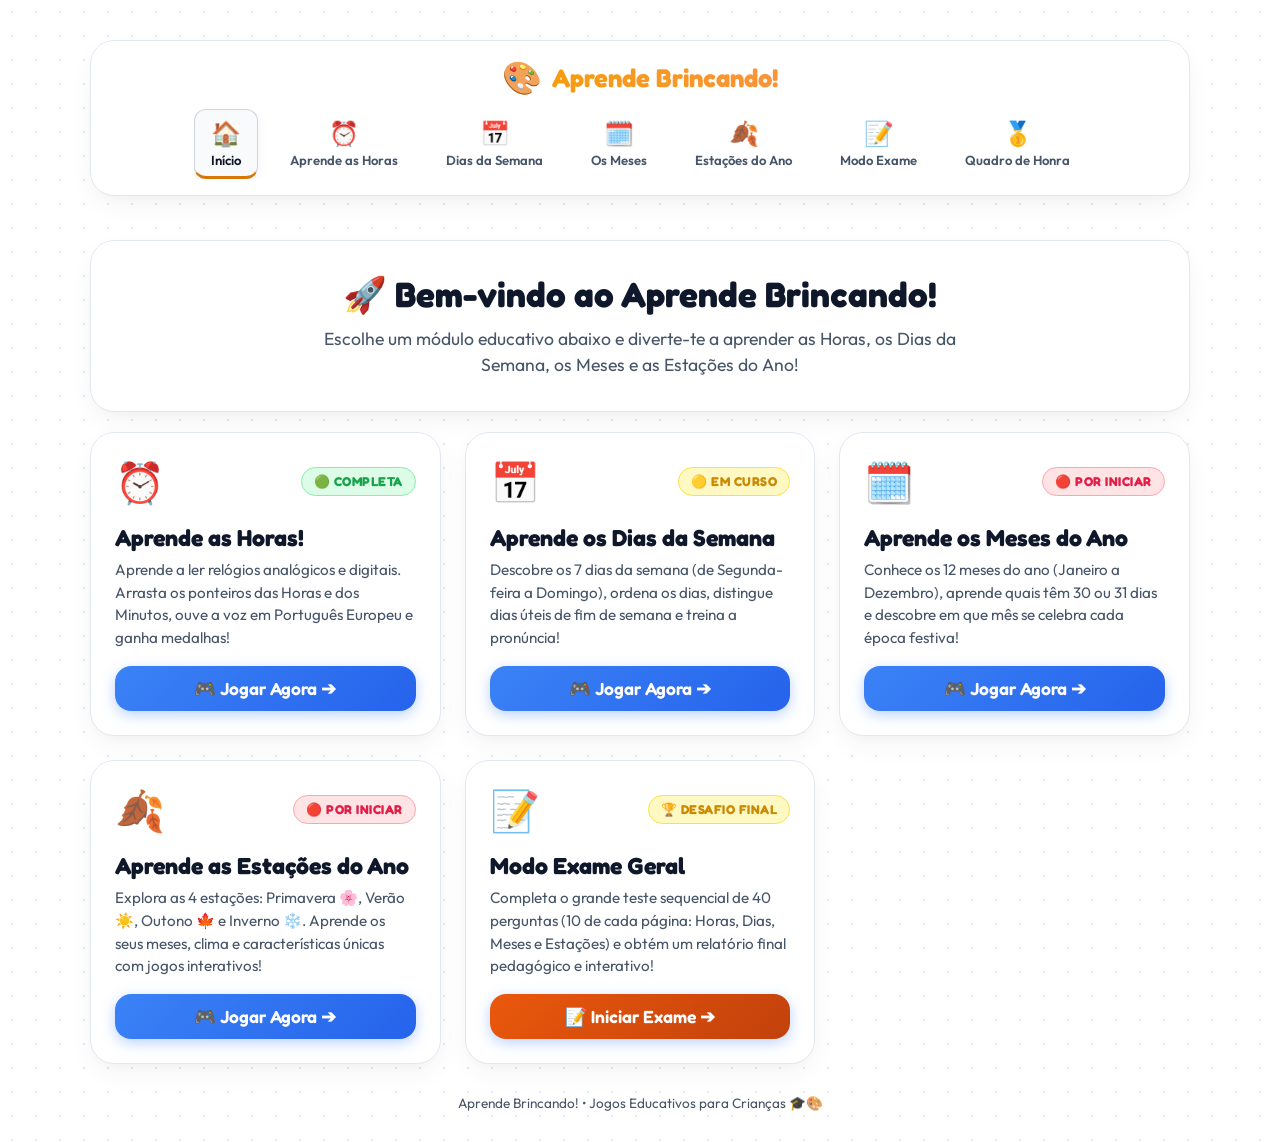
<file: web/index.html>
<!DOCTYPE html>
<html lang="pt">
<head>
  <meta charset="UTF-8">
  <meta name="viewport" content="width=device-width, initial-scale=1.0">
  <title>Aprende Brincando! - Portal Educativo Interativo</title>
  <meta name="description" content="Portal educativo interativo em Português Europeu para crianças aprenderem as Horas, Dias da Semana, Meses e Estações do Ano!">
  
  <!-- Google Fonts -->
  <link rel="preconnect" href="https://fonts.googleapis.com">
  <link rel="preconnect" href="https://fonts.gstatic.com" crossorigin>
  <link href="https://fonts.googleapis.com/css2?family=Fredoka:wght@400;600;700&family=Outfit:wght@400;500;600;700&display=swap" rel="stylesheet">
  
  <!-- Stylesheet -->
  <link rel="stylesheet" href="style.css?v=4.3">
</head>
<body class="theme-am">

  <div class="app-container portal-container">
    
    <!-- Top Navigation Bar Glass Card -->
    <header class="portal-top-bar glass-card">
      <a href="index.html" class="nav-brand">
        <span class="nav-icon">🎨</span>
        <span class="nav-title">Aprende Brincando!</span>
      </a>

      <nav class="nav-links">
        <a href="index.html" class="nav-link active">
          <span class="link-icon">🏠</span>
          <span class="link-text">Início</span>
        </a>
        <a href="horas.html" class="nav-link">
          <span class="link-icon">⏰</span>
          <span class="link-text">Aprende as Horas</span>
        </a>
        <a href="dias.html" class="nav-link">
          <span class="link-icon">📅</span>
          <span class="link-text">Dias da Semana</span>
        </a>
        <a href="meses.html" class="nav-link">
          <span class="link-icon">🗓️</span>
          <span class="link-text">Os Meses</span>
        </a>
        <a href="estacoes.html" class="nav-link">
          <span class="link-icon">🍂</span>
          <span class="link-text">Estações do Ano</span>
        </a>
        <a href="exame.html" class="nav-link">
          <span class="link-icon">📝</span>
          <span class="link-text">Modo Exame</span>
        </a>
        <a href="#" id="openLeaderboardBtn" class="nav-link">
          <span class="link-icon">🥇</span>
          <span class="link-text">Quadro de Honra</span>
        </a>
      </nav>
    </header>

    <!-- Hero Banner Box -->
    <section class="portal-hero glass-card">
      <div class="hero-content">
        <h1>🚀 Bem-vindo ao Aprende Brincando!</h1>
        <p>Escolhe um módulo educativo abaixo e diverte-te a aprender as Horas, os Dias da Semana, os Meses e as Estações do Ano!</p>
      </div>
    </section>

    <!-- Main Module Cards Grid -->
    <main class="portal-grid">
      
      <!-- Module 1: Aprende as Horas -->
      <article class="module-card glass-card">
        <div class="module-header">
          <span class="module-icon">⏰</span>
          <span id="statusHoras" class="status-badge status-completa">🟢 Completa</span>
        </div>
        <div class="module-body">
          <h2 class="module-title">Aprende as Horas!</h2>
          <p class="module-desc">
            Aprende a ler relógios analógicos e digitais. Arrasta os ponteiros das Horas e dos Minutos, ouve a voz em Português Europeu e ganha medalhas!
          </p>
        </div>
        <div class="module-footer">
          <a href="horas.html" class="btn-module-play">
            🎮 Jogar Agora ➔
          </a>
        </div>
      </article>

      <!-- Module 2: Aprende os Dias da Semana -->
      <article class="module-card glass-card">
        <div class="module-header">
          <span class="module-icon">📅</span>
          <span id="statusDias" class="status-badge status-em-curso">🟡 Em Curso</span>
        </div>
        <div class="module-body">
          <h2 class="module-title">Aprende os Dias da Semana</h2>
          <p class="module-desc">
            Descobre os 7 dias da semana (de Segunda-feira a Domingo), ordena os dias, distingue dias úteis de fim de semana e treina a pronúncia!
          </p>
        </div>
        <div class="module-footer">
          <a href="dias.html" class="btn-module-play">
            🎮 Jogar Agora ➔
          </a>
        </div>
      </article>

      <!-- Module 3: Aprende os Meses do Ano -->
      <article class="module-card glass-card">
        <div class="module-header">
          <span class="module-icon">🗓️</span>
          <span id="statusMeses" class="status-badge status-por-iniciar">🔴 Por Iniciar</span>
        </div>
        <div class="module-body">
          <h2 class="module-title">Aprende os Meses do Ano</h2>
          <p class="module-desc">
            Conhece os 12 meses do ano (Janeiro a Dezembro), aprende quais têm 30 ou 31 dias e descobre em que mês se celebra cada época festiva!
          </p>
        </div>
        <div class="module-footer">
          <a href="meses.html" class="btn-module-play">
            🎮 Jogar Agora ➔
          </a>
        </div>
      </article>

      <!-- Module 4: Aprende as Estações do Ano -->
      <article class="module-card glass-card">
        <div class="module-header">
          <span class="module-icon">🍂</span>
          <span id="statusEstacoes" class="status-badge status-por-iniciar">🔴 Por Iniciar</span>
        </div>
        <div class="module-body">
          <h2 class="module-title">Aprende as Estações do Ano</h2>
          <p class="module-desc">
            Explora as 4 estações: Primavera 🌸, Verão ☀️, Outono 🍁 e Inverno ❄️. Aprende os seus meses, clima e características únicas com jogos interativos!
          </p>
        </div>
        <div class="module-footer">
          <a href="estacoes.html" class="btn-module-play">
            🎮 Jogar Agora ➔
          </a>
        </div>
      </article>

      <!-- Module 5: Modo Exame Geral Sequencial -->
      <article class="module-card glass-card">
        <div class="module-header">
          <span class="module-icon">📝</span>
          <span id="statusExame" class="status-badge status-em-curso">🏆 Desafio Final</span>
        </div>
        <div class="module-body">
          <h2 class="module-title">Modo Exame Geral</h2>
          <p class="module-desc">
            Completa o grande teste sequencial de 40 perguntas (10 de cada página: Horas, Dias, Meses e Estações) e obtém um relatório final pedagógico e interativo!
          </p>
        </div>
        <div class="module-footer">
          <a href="exame.html" class="btn-module-play" style="background: linear-gradient(135deg, #ea580c, #c2410c);">
            📝 Iniciar Exame ➔
          </a>
        </div>
      </article>

    </main>

    <!-- Footer -->
    <footer class="app-footer">
      <p>Aprende Brincando! • Jogos Educativos para Crianças 🎓🎨</p>
    </footer>

  </div>

  <!-- Scripts -->
  <script src="js/fireworks.js?v=5.3"></script>
  <script src="js/audio.js?v=5.3"></script>
  <script src="js/profiles.js?v=5.3"></script>
  <script src="js/achievements.js?v=5.3"></script>
</body>
</html>
</file>
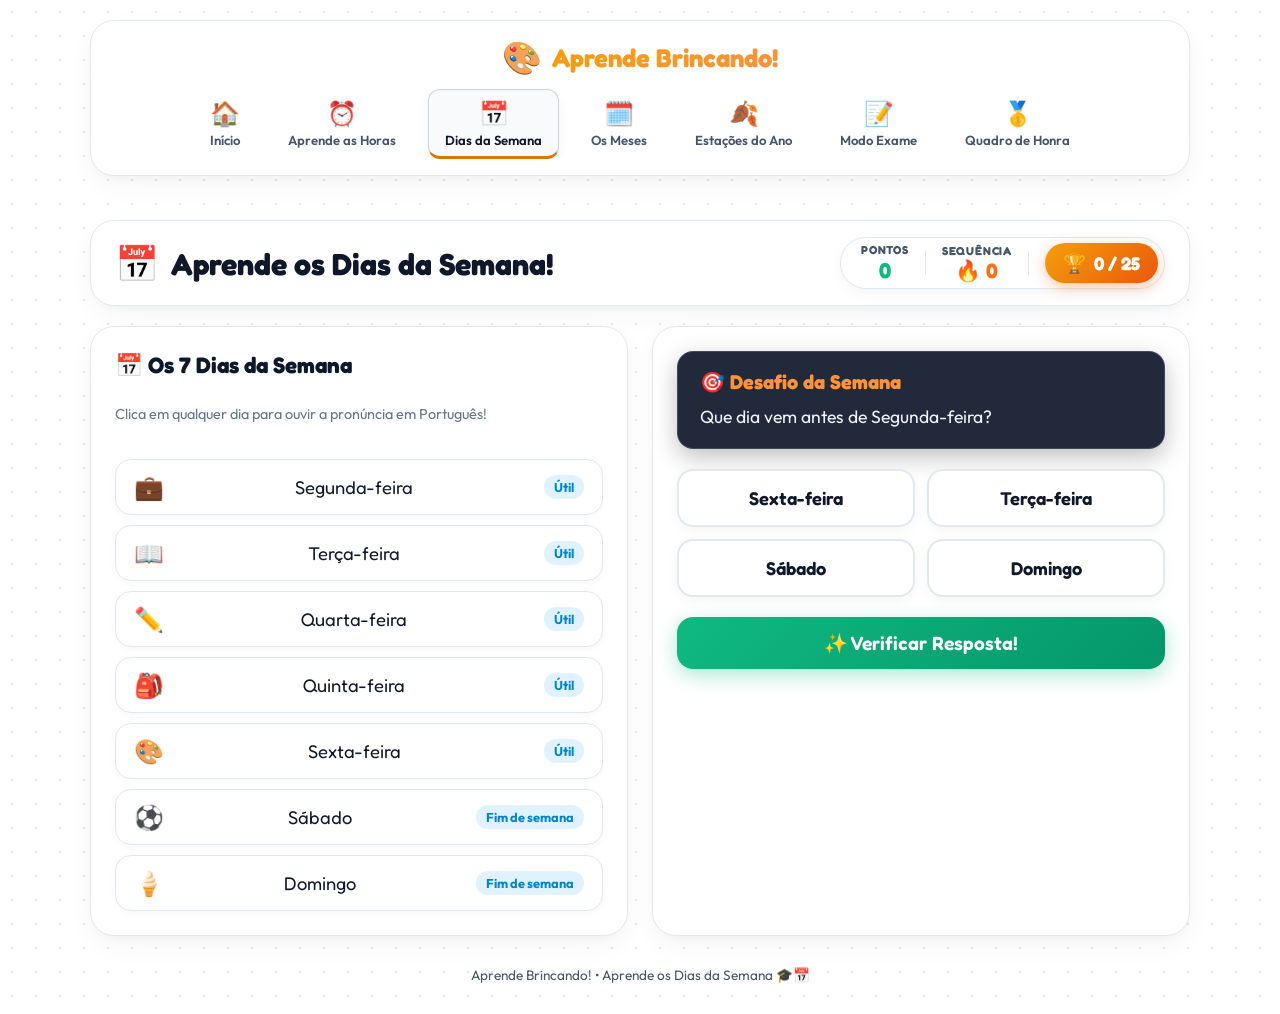
<file: web/dias.html>
<!DOCTYPE html>
<html lang="pt">
<head>
  <meta charset="UTF-8">
  <meta name="viewport" content="width=device-width, initial-scale=1.0">
  <title>Aprende os Dias da Semana - Aprende Brincando!</title>
  <meta name="description" content="Jogo interativo para aprender os dias da semana em Português Europeu com voz, desafios de ordenação e quiz!">
  
  <link rel="preconnect" href="https://fonts.googleapis.com">
  <link rel="preconnect" href="https://fonts.gstatic.com" crossorigin>
  <link href="https://fonts.googleapis.com/css2?family=Fredoka:wght@400;600;700&family=Outfit:wght@400;500;600;700&display=swap" rel="stylesheet">
  <link rel="stylesheet" href="style.css?v=3.1">
</head>
<body class="theme-am">

  <!-- Particle Canvas Overlay for Celebrations -->
  <canvas id="fireworksCanvas"></canvas>

  <div class="app-container">
    
    <!-- Top Navigation Bar Glass Card -->
    <header class="portal-top-bar glass-card">
      <a href="index.html" class="nav-brand">
        <span class="nav-icon">🎨</span>
        <span class="nav-title">Aprende Brincando!</span>
      </a>

      <nav class="nav-links">
        <a href="index.html" class="nav-link">
          <span class="link-icon">🏠</span>
          <span class="link-text">Início</span>
        </a>
        <a href="horas.html" class="nav-link">
          <span class="link-icon">⏰</span>
          <span class="link-text">Aprende as Horas</span>
        </a>
        <a href="dias.html" class="nav-link active">
          <span class="link-icon">📅</span>
          <span class="link-text">Dias da Semana</span>
        </a>
        <a href="meses.html" class="nav-link">
          <span class="link-icon">🗓️</span>
          <span class="link-text">Os Meses</span>
        </a>
        <a href="estacoes.html" class="nav-link">
          <span class="link-icon">🍂</span>
          <span class="link-text">Estações do Ano</span>
        </a>
        <a href="exame.html" class="nav-link">
          <span class="link-icon">📝</span>
          <span class="link-text">Modo Exame</span>
        </a>
        <a href="#" id="openLeaderboardBtn" class="nav-link">
          <span class="link-icon">🥇</span>
          <span class="link-text">Quadro de Honra</span>
        </a>
      </nav>
    </header>
    
    <header class="app-header">
      <div class="brand">
        <span class="clock-icon">📅</span>
        <h1>Aprende os Dias da Semana!</h1>
      </div>

      <div class="header-controls">
        <div class="score-card">
          <div class="score-item">
            <span class="score-label">Pontos</span>
            <span id="scoreValue" class="score-number">0</span>
          </div>
          <div class="score-divider"></div>
          <div class="score-item">
            <span class="score-label">Sequência</span>
            <span id="streakValue" class="streak-number">🔥 0</span>
          </div>
        </div>
      </div>
    </header>

    <main class="main-layout">
      
      <!-- LEFT PANEL: Interactive Days List -->
      <section class="glass-card">
        <h2 class="section-title">📅 Os 7 Dias da Semana</h2>
        <p class="section-desc">Clica em qualquer dia para ouvir a pronúncia em Português!</p>

        <div class="days-list" id="daysList">
          <!-- Populated by JS -->
        </div>
      </section>

      <!-- RIGHT PANEL: Challenges & Quiz -->
      <section class="controls-panel glass-card">
        <div class="challenge-box">
          <div class="challenge-header">
            <h3>🎯 Desafio da Semana</h3>
          </div>
          <p id="diasPrompt" class="challenge-text">
            Qual é o dia da semana que vem a seguir a <strong>Segunda-feira</strong>?
          </p>
        </div>

        <div id="diasOptions" class="quiz-grid">
          <!-- Populated by JS -->
        </div>

        <button id="checkDiasBtn" class="btn-primary width-full">
          ✨ Verificar Resposta!
        </button>

        <div id="diasFeedback" class="feedback-banner"></div>

        <button id="nextDiasBtn" class="btn-secondary width-full hidden">
          🎲 Novo Desafio
        </button>
      </section>

    </main>

    <footer class="app-footer">
      <p>Aprende Brincando! • Aprende os Dias da Semana 🎓📅</p>
    </footer>

  </div>

  <script src="js/fireworks.js?v=5.3"></script>
  <script src="js/audio.js?v=5.3"></script>
  <script src="js/profiles.js?v=5.3"></script>
  <script src="js/achievements.js?v=5.3"></script>
  <script src="js/dias.js?v=5.3"></script>
</body>
</html>
</file>
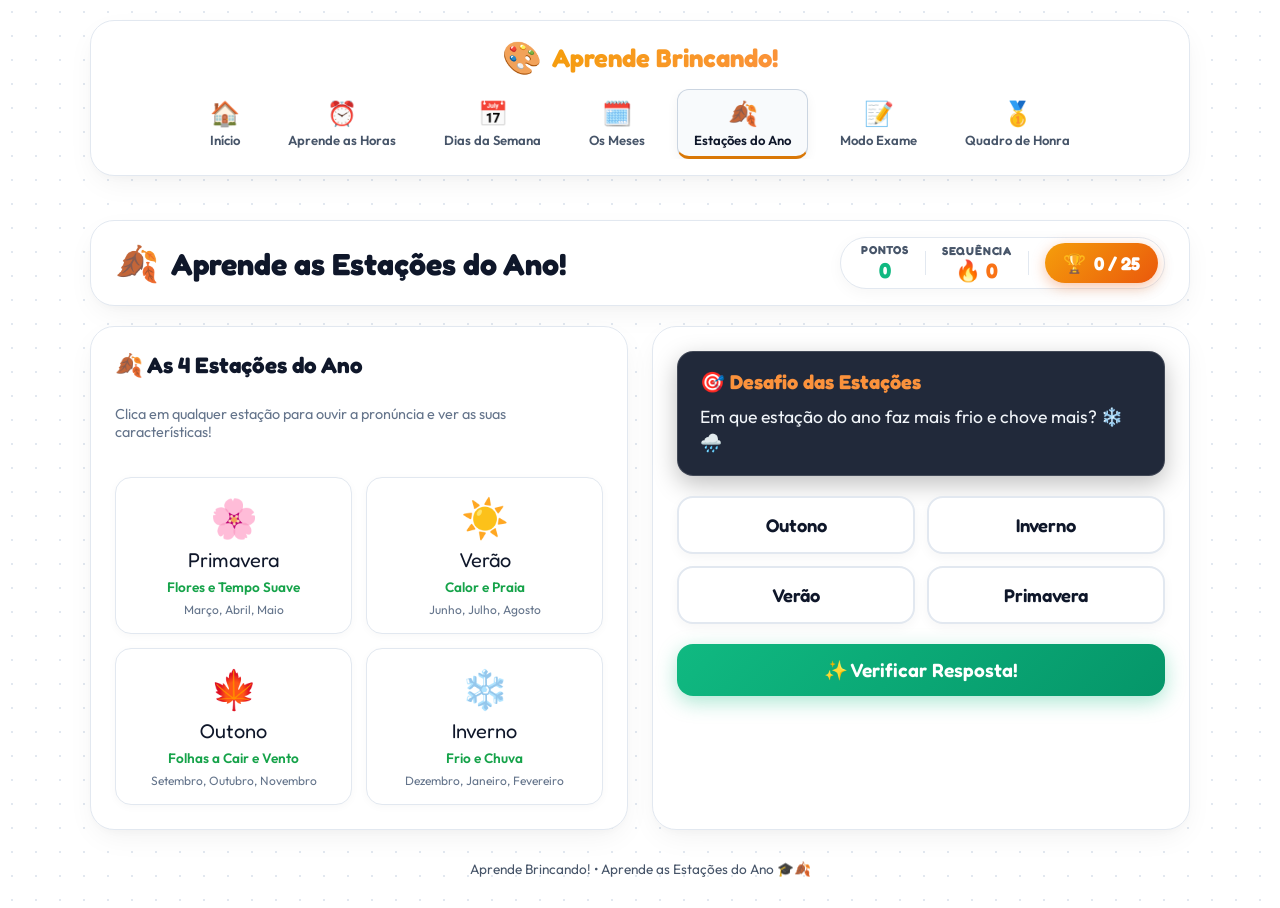
<file: web/estacoes.html>
<!DOCTYPE html>
<html lang="pt">
<head>
  <meta charset="UTF-8">
  <meta name="viewport" content="width=device-width, initial-scale=1.0">
  <title>Aprende as Estações do Ano - Aprende Brincando!</title>
  <meta name="description" content="Jogo interativo para aprender as 4 Estações do Ano em Português Europeu com imagens, clima, meses e quizes!">
  
  <link rel="preconnect" href="https://fonts.googleapis.com">
  <link rel="preconnect" href="https://fonts.gstatic.com" crossorigin>
  <link href="https://fonts.googleapis.com/css2?family=Fredoka:wght@400;600;700&family=Outfit:wght@400;500;600;700&display=swap" rel="stylesheet">
  <link rel="stylesheet" href="style.css?v=3.1">
</head>
<body class="theme-am">

  <!-- Particle Canvas Overlay for Celebrations -->
  <canvas id="fireworksCanvas"></canvas>

  <div class="app-container">
    
    <!-- Top Navigation Bar Glass Card -->
    <header class="portal-top-bar glass-card">
      <a href="index.html" class="nav-brand">
        <span class="nav-icon">🎨</span>
        <span class="nav-title">Aprende Brincando!</span>
      </a>

      <nav class="nav-links">
        <a href="index.html" class="nav-link">
          <span class="link-icon">🏠</span>
          <span class="link-text">Início</span>
        </a>
        <a href="horas.html" class="nav-link">
          <span class="link-icon">⏰</span>
          <span class="link-text">Aprende as Horas</span>
        </a>
        <a href="dias.html" class="nav-link">
          <span class="link-icon">📅</span>
          <span class="link-text">Dias da Semana</span>
        </a>
        <a href="meses.html" class="nav-link">
          <span class="link-icon">🗓️</span>
          <span class="link-text">Os Meses</span>
        </a>
        <a href="estacoes.html" class="nav-link active">
          <span class="link-icon">🍂</span>
          <span class="link-text">Estações do Ano</span>
        </a>
        <a href="exame.html" class="nav-link">
          <span class="link-icon">📝</span>
          <span class="link-text">Modo Exame</span>
        </a>
        <a href="#" id="openLeaderboardBtn" class="nav-link">
          <span class="link-icon">🥇</span>
          <span class="link-text">Quadro de Honra</span>
        </a>
      </nav>
    </header>
    
    <header class="app-header">
      <div class="brand">
        <span class="clock-icon">🍂</span>
        <h1>Aprende as Estações do Ano!</h1>
      </div>

      <div class="header-controls">
        <div class="score-card">
          <div class="score-item">
            <span class="score-label">Pontos</span>
            <span id="scoreValue" class="score-number">0</span>
          </div>
          <div class="score-divider"></div>
          <div class="score-item">
            <span class="score-label">Sequência</span>
            <span id="streakValue" class="streak-number">🔥 0</span>
          </div>
        </div>
      </div>
    </header>

    <main class="main-layout">
      
      <!-- LEFT PANEL: Interactive Seasons Cards -->
      <section class="glass-card">
        <h2 class="section-title">🍂 As 4 Estações do Ano</h2>
        <p class="section-desc">Clica em qualquer estação para ouvir a pronúncia e ver as suas características!</p>

        <div class="seasons-grid" id="seasonsGrid">
          <!-- Populated by JS -->
        </div>
      </section>

      <!-- RIGHT PANEL: Challenges & Quiz -->
      <section class="controls-panel glass-card">
        <div class="challenge-box">
          <div class="challenge-header">
            <h3>🎯 Desafio das Estações</h3>
          </div>
          <p id="estacoesPrompt" class="challenge-text">
            Em que estação do ano faz mais calor e vamos à praia? ☀️🏖️
          </p>
        </div>

        <div id="estacoesOptions" class="quiz-grid">
          <!-- Populated by JS -->
        </div>

        <button id="checkEstacoesBtn" class="btn-primary width-full">
          ✨ Verificar Resposta!
        </button>

        <div id="estacoesFeedback" class="feedback-banner"></div>

        <button id="nextEstacoesBtn" class="btn-secondary width-full hidden">
          🎲 Novo Desafio
        </button>
      </section>

    </main>

    <footer class="app-footer">
      <p>Aprende Brincando! • Aprende as Estações do Ano 🎓🍂</p>
    </footer>

  </div>

  <script src="js/fireworks.js?v=5.3"></script>
  <script src="js/audio.js?v=5.3"></script>
  <script src="js/profiles.js?v=5.3"></script>
  <script src="js/achievements.js?v=5.3"></script>
  <script src="js/estacoes.js?v=5.3"></script>
</body>
</html>
</file>
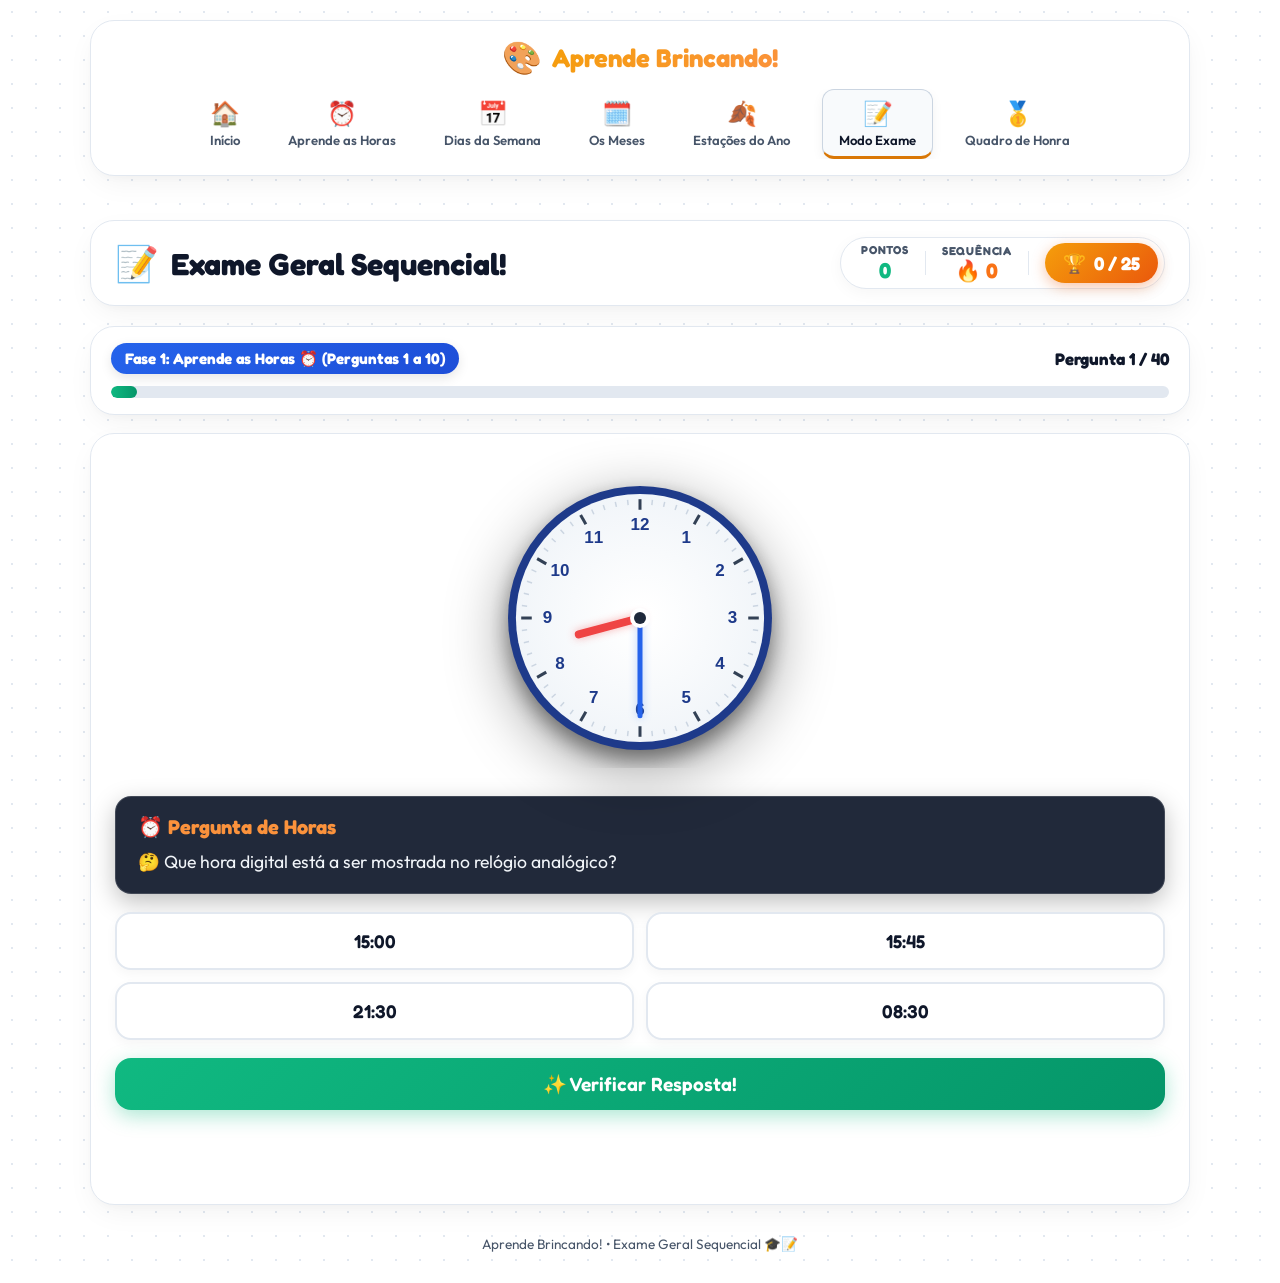
<file: web/exame.html>
<!DOCTYPE html>
<html lang="pt">
<head>
  <meta charset="UTF-8">
  <meta name="viewport" content="width=device-width, initial-scale=1.0">
  <title>Modo Exame Geral - Aprende Brincando!</title>
  <meta name="description" content="Exame Geral sequencial com 40 perguntas em 4 fases: Horas, Dias da Semana, Os Meses e Estações do Ano com relatório pedagógico interativo!">
  
  <!-- Google Fonts -->
  <link rel="preconnect" href="https://fonts.googleapis.com">
  <link rel="preconnect" href="https://fonts.gstatic.com" crossorigin>
  <link href="https://fonts.googleapis.com/css2?family=Fredoka:wght@400;600;700&family=Outfit:wght@400;500;600;700&display=swap" rel="stylesheet">
  
  <!-- Stylesheet -->
  <link rel="stylesheet" href="style.css?v=3.1">
</head>
<body class="theme-am">

  <!-- Particle Canvas Overlay for Celebrations -->
  <canvas id="fireworksCanvas"></canvas>

  <div class="app-container">
    
    <!-- Top Navigation Bar Glass Card -->
    <header class="portal-top-bar glass-card">
      <a href="index.html" class="nav-brand">
        <span class="nav-icon">🎨</span>
        <span class="nav-title">Aprende Brincando!</span>
      </a>

      <nav class="nav-links">
        <a href="index.html" class="nav-link">
          <span class="link-icon">🏠</span>
          <span class="link-text">Início</span>
        </a>
        <a href="horas.html" class="nav-link">
          <span class="link-icon">⏰</span>
          <span class="link-text">Aprende as Horas</span>
        </a>
        <a href="dias.html" class="nav-link">
          <span class="link-icon">📅</span>
          <span class="link-text">Dias da Semana</span>
        </a>
        <a href="meses.html" class="nav-link">
          <span class="link-icon">🗓️</span>
          <span class="link-text">Os Meses</span>
        </a>
        <a href="estacoes.html" class="nav-link">
          <span class="link-icon">🍂</span>
          <span class="link-text">Estações do Ano</span>
        </a>
        <a href="exame.html" class="nav-link active">
          <span class="link-icon">📝</span>
          <span class="link-text">Modo Exame</span>
        </a>
        <a href="#" id="openLeaderboardBtn" class="nav-link">
          <span class="link-icon">🥇</span>
          <span class="link-text">Quadro de Honra</span>
        </a>
      </nav>
    </header>

    <!-- App Header Banner Card -->
    <header class="app-header">
      <div class="brand">
        <span class="clock-icon">📝</span>
        <h1>Exame Geral Sequencial!</h1>
      </div>

      <div class="header-controls">
        <div class="score-card">
          <div class="score-item">
            <span class="score-label">Pontos</span>
            <span id="scoreValue" class="score-number">0</span>
          </div>
          <div class="score-divider"></div>
          <div class="score-item">
            <span class="score-label">Sequência</span>
            <span id="streakValue" class="streak-number">🔥 0</span>
          </div>
        </div>
      </div>
    </header>

    <!-- EXAM RUNNER CONTAINER -->
    <main id="examRunner" class="main-content">
      
      <!-- Phase & Progress Bar Bar -->
      <div class="exam-progress-card glass-card">
        <div class="exam-progress-header">
          <span id="phaseBadge" class="phase-badge phase-horas">Fase 1: Aprende as Horas (10 Perguntas)</span>
          <span id="questionCounter" class="question-counter">Pergunta 1 / 40</span>
        </div>
        <div class="progress-bar-track">
          <div id="progressBarFill" class="progress-bar-fill" style="width: 2.5%;"></div>
        </div>
      </div>

      <!-- Question Card Container -->
      <div class="exam-question-card glass-card">
        
        <!-- Optional Clock View for Horas phase -->
        <div id="examClockWrapper" class="exam-clock-container hidden">
          <canvas id="clockCanvas" width="300" height="300"></canvas>
        </div>

        <div class="challenge-box">
          <div class="challenge-header">
            <h3 id="examCategoryTitle">⏰ Pergunta sobre as Horas</h3>
          </div>
          <p id="examPromptText" class="challenge-text">
            A carregar pergunta...
          </p>
        </div>

        <div id="examOptionsGrid" class="quiz-grid">
          <!-- Dynamically populated by exame.js -->
        </div>

        <button id="checkExamBtn" class="btn-primary width-full">
          ✨ Verificar Resposta!
        </button>

        <div id="examFeedback" class="feedback-banner"></div>

        <button id="nextExamBtn" class="btn-secondary width-full hidden">
          🎲 Próxima Pergunta ➔
        </button>

      </div>

    </main>

    <!-- FINAL REPORT CARD CONTAINER (Hidden until Exam finishes) -->
    <section id="examReportContainer" class="glass-card hidden">
      
      <div class="report-header">
        <span class="report-icon">🏆</span>
        <h2>Relatório Final do Exame Geral</h2>
        <p class="report-subtitle">Parabéns! Completaste as 40 perguntas do exame sequencial!</p>
      </div>

      <div class="report-score-banner">
        <div class="score-big-box">
          <span class="score-big-label">PONTUAÇÃO FINAL</span>
          <span id="reportFinalScore" class="score-big-val">0 / 400</span>
        </div>
        <div class="badge-award-box">
          <span id="reportAwardIcon" class="award-icon">🌟</span>
          <span id="reportAwardTitle" class="award-title">Excelente Trabalho!</span>
        </div>
      </div>

      <!-- Phase Performance Grid -->
      <div class="report-phases-grid">
        <div class="phase-stat-card">
          <span class="stat-icon">⏰</span>
          <span class="stat-name">Horas</span>
          <span id="statHoras" class="stat-val">0 / 10</span>
        </div>
        <div class="phase-stat-card">
          <span class="stat-icon">📅</span>
          <span class="stat-name">Dias</span>
          <span id="statDias" class="stat-val">0 / 10</span>
        </div>
        <div class="phase-stat-card">
          <span class="stat-icon">🗓️</span>
          <span class="stat-name">Meses</span>
          <span id="statMeses" class="stat-val">0 / 10</span>
        </div>
        <div class="phase-stat-card">
          <span class="stat-icon">🍂</span>
          <span class="stat-name">Estações</span>
          <span id="statEstacoes" class="stat-val">0 / 10</span>
        </div>
      </div>

      <!-- Questions List Section -->
      <div class="report-questions-section">
        <h3>📋 Lista Completa das 40 Perguntas</h3>
        <p class="section-subtext">💡 Clica em qualquer pergunta para ver a explicação pedagógica passo a passo!</p>

        <div id="reportQuestionsList" class="report-questions-list">
          <!-- Dynamically populated by exame.js -->
        </div>
      </div>

      <div class="report-actions">
        <button id="restartExamBtn" class="btn-primary width-full">
          🔄 Fazer Novo Exame Geral
        </button>
      </div>

    </section>

    <!-- PEDAGOGICAL REVIEW MODAL (Opened when a question in the report is clicked) -->
    <div id="reviewModal" class="modal-backdrop hidden">
      <div class="modal-card glass-card">
        <div class="modal-header">
          <h2 id="reviewModalTitle" class="modal-title">💡 Explicação Pedagógica</h2>
          <button id="closeReviewModalBtn" class="modal-close-btn">&times;</button>
        </div>
        
        <div class="modal-body">
          <div id="reviewQuestionBox" class="review-question-box">
            <!-- Question details -->
          </div>

          <div id="reviewResultBox" class="review-result-box">
            <!-- Answer comparison -->
          </div>

          <div id="reviewExplanationBox" class="review-explanation-box">
            <!-- Step by step 3-step explanation card -->
          </div>
        </div>

        <button id="closeReviewBtn" class="btn-secondary width-full">
          Fechar Explicação
        </button>
      </div>
    </div>

    <!-- Footer -->
    <footer class="app-footer">
      <p>Aprende Brincando! • Exame Geral Sequencial 🎓📝</p>
    </footer>

  </div>

  <!-- Scripts -->
  <script src="js/fireworks.js?v=5.3"></script>
  <script src="js/audio.js?v=5.3"></script>
  <script src="js/clock.js?v=5.3"></script>
  <script src="js/profiles.js?v=5.3"></script>
  <script src="js/achievements.js?v=5.3"></script>
  <script src="js/exame.js?v=5.3"></script>
</body>
</html>
</file>
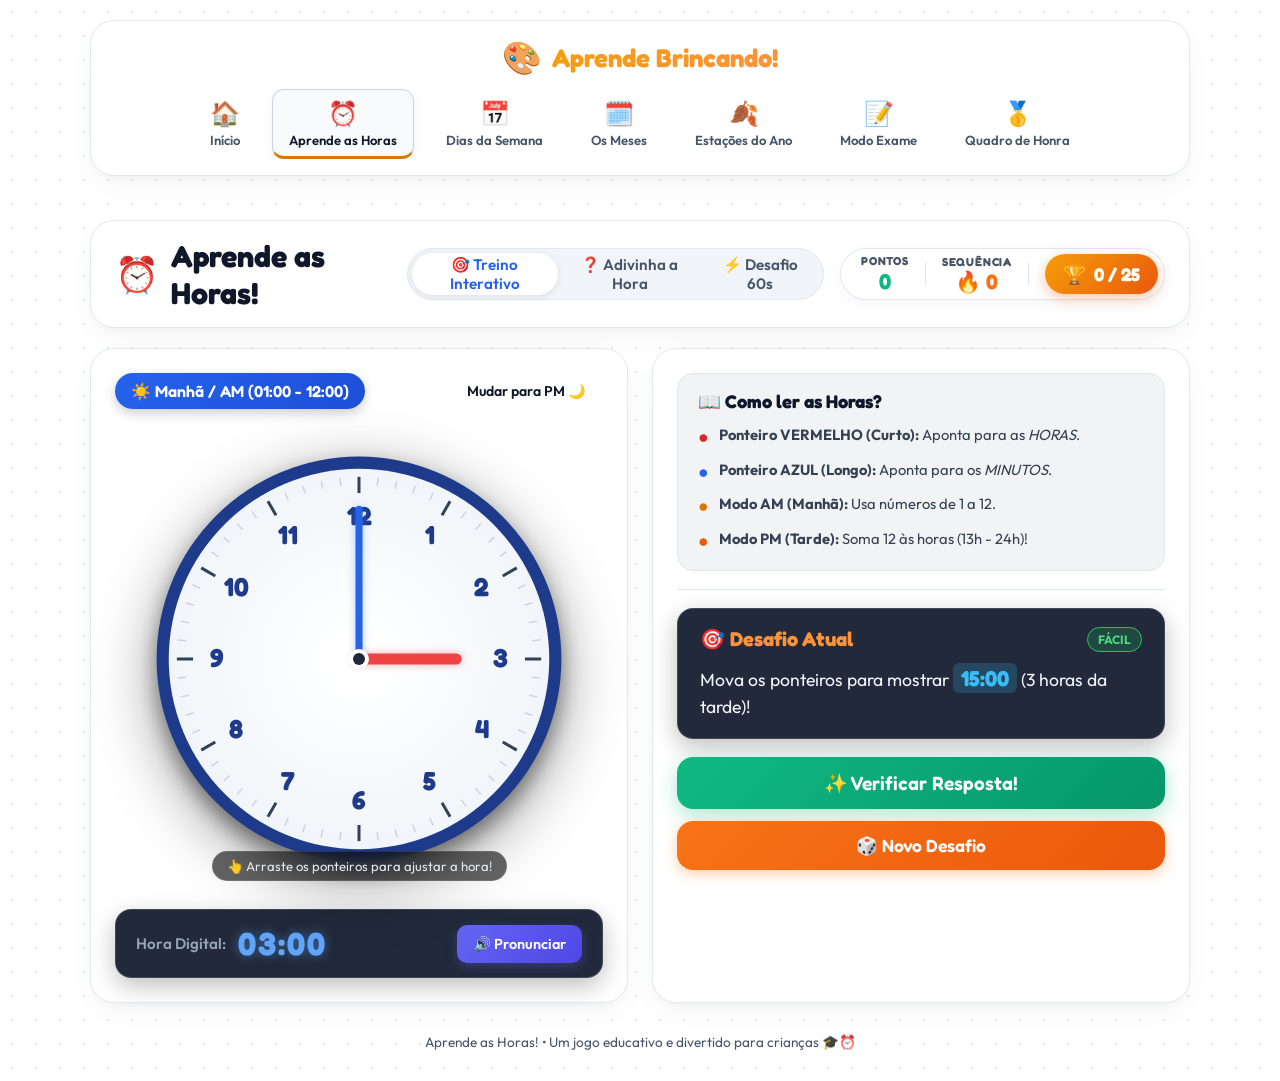
<file: web/horas.html>
<!DOCTYPE html>
<html lang="pt">
<head>
  <meta charset="UTF-8">
  <meta name="viewport" content="width=device-width, initial-scale=1.0">
  <title>Aprende as Horas! - Relógio Interativo</title>
  <meta name="description" content="Jogo educativo e interativo para aprender a ler as horas em português com relógio analógico, áudio, desafios e fogos de artifício!">
  
  <!-- Google Fonts -->
  <link rel="preconnect" href="https://fonts.googleapis.com">
  <link rel="preconnect" href="https://fonts.gstatic.com" crossorigin>
  <link href="https://fonts.googleapis.com/css2?family=Fredoka:wght@400;600;700&family=Outfit:wght@400;500;600;700&display=swap" rel="stylesheet">
  
  <!-- Stylesheet -->
  <link rel="stylesheet" href="style.css?v=3.1">
</head>
<body class="theme-am">

  <!-- Particle Canvas Overlay for Celebrations -->
  <canvas id="fireworksCanvas"></canvas>

  <div class="app-container">
    
    <!-- Top Navigation Bar Glass Card -->
    <header class="portal-top-bar glass-card">
      <a href="index.html" class="nav-brand">
        <span class="nav-icon">🎨</span>
        <span class="nav-title">Aprende Brincando!</span>
      </a>

      <nav class="nav-links">
        <a href="index.html" class="nav-link">
          <span class="link-icon">🏠</span>
          <span class="link-text">Início</span>
        </a>
        <a href="horas.html" class="nav-link active">
          <span class="link-icon">⏰</span>
          <span class="link-text">Aprende as Horas</span>
        </a>
        <a href="dias.html" class="nav-link">
          <span class="link-icon">📅</span>
          <span class="link-text">Dias da Semana</span>
        </a>
        <a href="meses.html" class="nav-link">
          <span class="link-icon">🗓️</span>
          <span class="link-text">Os Meses</span>
        </a>
        <a href="estacoes.html" class="nav-link">
          <span class="link-icon">🍂</span>
          <span class="link-text">Estações do Ano</span>
        </a>
        <a href="exame.html" class="nav-link">
          <span class="link-icon">📝</span>
          <span class="link-text">Modo Exame</span>
        </a>
        <a href="#" id="openLeaderboardBtn" class="nav-link">
          <span class="link-icon">🥇</span>
          <span class="link-text">Quadro de Honra</span>
        </a>
      </nav>
    </header>
    
    <!-- Top Navigation Bar / Header -->
    <header class="app-header">
      <div class="brand">
        <span class="clock-icon">⏰</span>
        <h1>Aprende as Horas!</h1>
      </div>

      <!-- Header Controls: Modes & Score Card side-by-side -->
      <div class="header-controls">
        <!-- Mode Selector Tabs -->
        <nav class="game-modes">
          <button id="modePracticeBtn" class="mode-tab active" data-mode="practice">
            🎯 Treino Interativo
          </button>
          <button id="modeQuizBtn" class="mode-tab" data-mode="quiz">
            ❓ Adivinha a Hora
          </button>
          <button id="modeTimeAttackBtn" class="mode-tab" data-mode="timeattack">
            ⚡ Desafio 60s
          </button>
        </nav>

        <!-- Score, Streak & Badges Display -->
        <div class="score-card">
          <div class="score-item">
            <span class="score-label">Pontos</span>
            <span id="scoreValue" class="score-number">0</span>
          </div>
          <div class="score-divider"></div>
          <div class="score-item">
            <span class="score-label">Sequência</span>
            <span id="streakValue" class="streak-number">🔥 0</span>
          </div>
        </div>
      </div>
    </header>

    <!-- Achievement Toast Notification -->
    <div id="achievementToast" class="achievement-toast hidden">
      <div class="toast-icon" id="toastIcon">🏆</div>
      <div class="toast-content">
        <span class="toast-title">Nova Conquista!</span>
        <span class="toast-name" id="toastName">Mestre das Horas</span>
      </div>
    </div>

    <!-- Badges & Achievements Modal -->
    <div id="badgesModal" class="modal-overlay hidden">
      <div class="modal-card glass-card">
        <div class="modal-header">
          <h2>🏆 Galeria de Conquistas</h2>
          <button id="closeBadgesBtn" class="btn-close">&times;</button>
        </div>
        <p class="modal-subtitle">Cumpre os desafios para desbloquear todas as medalhas!</p>
        
        <div id="badgesGrid" class="badges-grid">
          <!-- Dynamically populated badge cards -->
        </div>
      </div>
    </div>

    <!-- Main Content Layout (Grid) -->
    <main class="main-layout">
      
      <!-- LEFT PANEL: Analog & Digital Clock -->
      <section class="clock-panel glass-card">
        
        <!-- Period Badge & Mode Toggle -->
        <div class="clock-header">
          <div id="periodBadge" class="period-badge badge-am">
            ☀️ Manhã / AM (01:00 - 12:00)
          </div>
          <button id="amPmToggleBtn" class="btn-toggle">
            Mudar para PM 🌙
          </button>
        </div>

        <!-- Clock Canvas Container -->
        <div class="clock-canvas-wrapper">
          <canvas id="clockCanvas" width="460" height="460"></canvas>
          <div class="clock-instruction-overlay" id="clockDragTip">
            👆 Arraste os ponteiros para ajustar a hora!
          </div>
        </div>

        <!-- Digital Readout & Audio Pronunciation -->
        <div class="digital-display">
          <div class="digital-time-box">
            <span class="digital-label">Hora Digital:</span>
            <span id="digitalTimeStr" class="digital-clock">03:00</span>
          </div>
          
          <button id="speakTimeBtn" class="btn-speak" title="Ouvir em Português">
            🔊 Pronunciar
          </button>
        </div>

      </section>

      <!-- RIGHT PANEL: Guide, Challenges & Quiz Controls -->
      <section class="controls-panel glass-card">
        
        <!-- Practice / Challenge View -->
        <div id="practiceContainer" class="panel-view active">
          
          <!-- Guide Section -->
          <div class="guide-box">
            <h3>📖 Como ler as Horas?</h3>
            <ul class="guide-list">
              <li>
                <span class="dot red">●</span>
                <span><strong>Ponteiro VERMELHO (Curto):</strong> Aponta para as <em>HORAS</em>.</span>
              </li>
              <li>
                <span class="dot blue">●</span>
                <span><strong>Ponteiro AZUL (Longo):</strong> Aponta para os <em>MINUTOS</em>.</span>
              </li>
              <li>
                <span class="dot yellow">●</span>
                <span><strong>Modo AM (Manhã):</strong> Usa números de 1 a 12.</span>
              </li>
              <li>
                <span class="dot orange">●</span>
                <span><strong>Modo PM (Tarde):</strong> Soma 12 às horas (13h - 24h)!</span>
              </li>
            </ul>
          </div>

          <div class="hr-divider"></div>

          <!-- Challenge Prompt Box -->
          <div class="challenge-box">
            <div class="challenge-header">
              <h3>🎯 Desafio Atual</h3>
              <span id="difficultyBadge" class="diff-badge easy">Fácil</span>
            </div>
            
            <p id="challengePrompt" class="challenge-text">
              Mova os ponteiros para mostrar <strong class="highlight-time">15:00</strong> (3 horas da tarde)!
            </p>
          </div>

          <!-- Action Buttons -->
          <div class="action-buttons">
            <button id="checkAnswerBtn" class="btn-primary">
              ✨ Verificar Resposta!
            </button>
            <button id="nextChallengeBtn" class="btn-secondary">
              🎲 Novo Desafio
            </button>
          </div>

          <!-- Feedback Output Message -->
          <div id="feedbackMessage" class="feedback-banner"></div>
        </div>

        <!-- Multiple Choice Quiz View -->
        <div id="quizContainer" class="panel-view">
          <div class="challenge-box">
            <div class="challenge-header">
              <h3>❓ Que horas são no relógio?</h3>
              <span id="quizTimer" class="quiz-timer hidden">⏱️ 60s</span>
            </div>
            <p id="quizPromptText" class="challenge-text">
              Observa o relógio à esquerda e escolhe a opção correta:
            </p>
          </div>

          <div id="quizOptions" class="quiz-grid">
            <!-- Dynamically populated quiz buttons -->
          </div>

          <div id="quizFeedback" class="feedback-banner"></div>
          
          <button id="nextQuizBtn" class="btn-secondary width-full hidden">
            Próxima Pergunta ➔
          </button>
        </div>

      </section>

    </main>

    <!-- Footer -->
    <footer class="app-footer">
      <p>Aprende as Horas! • Um jogo educativo e divertido para crianças 🎓⏰</p>
    </footer>

  </div>

  <!-- Scripts -->
  <script src="js/fireworks.js?v=5.3"></script>
  <script src="js/audio.js?v=5.3"></script>
  <script src="js/clock.js?v=5.3"></script>
  <script src="js/profiles.js?v=5.3"></script>
  <script src="js/achievements.js?v=5.3"></script>
  <script src="js/app.js?v=5.3"></script>
</body>
</html>
</file>
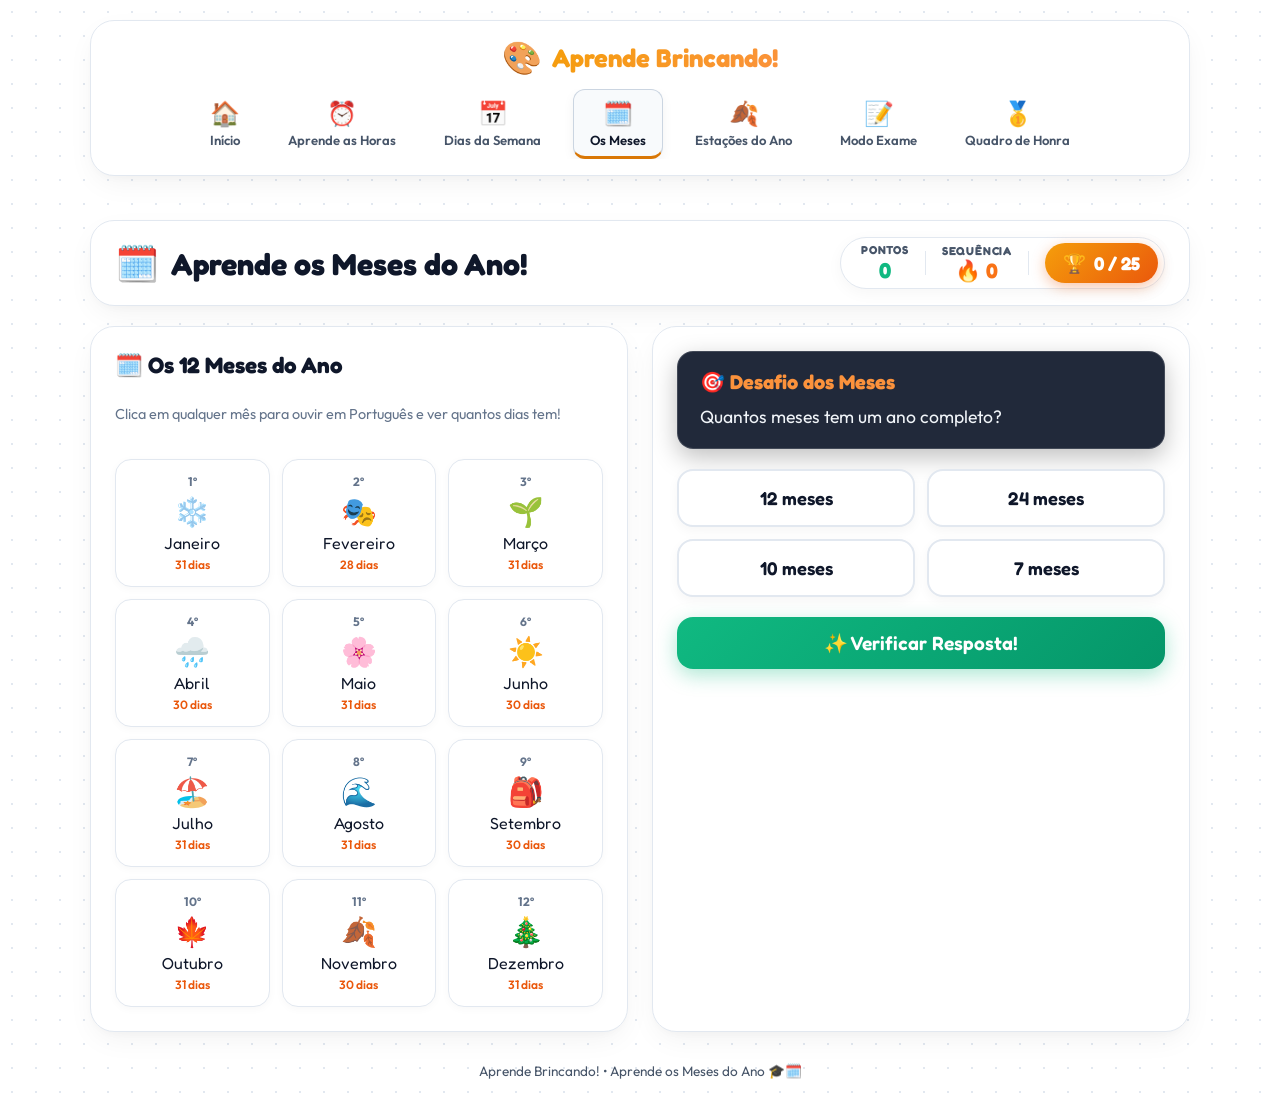
<file: web/meses.html>
<!DOCTYPE html>
<html lang="pt">
<head>
  <meta charset="UTF-8">
  <meta name="viewport" content="width=device-width, initial-scale=1.0">
  <title>Aprende os Meses do Ano - Aprende Brincando!</title>
  <meta name="description" content="Jogo interativo para aprender os 12 meses do ano em Português Europeu com voz, dias de cada mês e quizes!">
  
  <link rel="preconnect" href="https://fonts.googleapis.com">
  <link rel="preconnect" href="https://fonts.gstatic.com" crossorigin>
  <link href="https://fonts.googleapis.com/css2?family=Fredoka:wght@400;600;700&family=Outfit:wght@400;500;600;700&display=swap" rel="stylesheet">
  <link rel="stylesheet" href="style.css?v=3.1">
</head>
<body class="theme-am">

  <!-- Particle Canvas Overlay for Celebrations -->
  <canvas id="fireworksCanvas"></canvas>

  <div class="app-container">
    
    <!-- Top Navigation Bar Glass Card -->
    <header class="portal-top-bar glass-card">
      <a href="index.html" class="nav-brand">
        <span class="nav-icon">🎨</span>
        <span class="nav-title">Aprende Brincando!</span>
      </a>

      <nav class="nav-links">
        <a href="index.html" class="nav-link">
          <span class="link-icon">🏠</span>
          <span class="link-text">Início</span>
        </a>
        <a href="horas.html" class="nav-link">
          <span class="link-icon">⏰</span>
          <span class="link-text">Aprende as Horas</span>
        </a>
        <a href="dias.html" class="nav-link">
          <span class="link-icon">📅</span>
          <span class="link-text">Dias da Semana</span>
        </a>
        <a href="meses.html" class="nav-link active">
          <span class="link-icon">🗓️</span>
          <span class="link-text">Os Meses</span>
        </a>
        <a href="estacoes.html" class="nav-link">
          <span class="link-icon">🍂</span>
          <span class="link-text">Estações do Ano</span>
        </a>
        <a href="exame.html" class="nav-link">
          <span class="link-icon">📝</span>
          <span class="link-text">Modo Exame</span>
        </a>
        <a href="#" id="openLeaderboardBtn" class="nav-link">
          <span class="link-icon">🥇</span>
          <span class="link-text">Quadro de Honra</span>
        </a>
      </nav>
    </header>
    
    <header class="app-header">
      <div class="brand">
        <span class="clock-icon">🗓️</span>
        <h1>Aprende os Meses do Ano!</h1>
      </div>

      <div class="header-controls">
        <div class="score-card">
          <div class="score-item">
            <span class="score-label">Pontos</span>
            <span id="scoreValue" class="score-number">0</span>
          </div>
          <div class="score-divider"></div>
          <div class="score-item">
            <span class="score-label">Sequência</span>
            <span id="streakValue" class="streak-number">🔥 0</span>
          </div>
        </div>
      </div>
    </header>

    <main class="main-layout">
      
      <!-- LEFT PANEL: Interactive Months List -->
      <section class="glass-card">
        <h2 class="section-title">🗓️ Os 12 Meses do Ano</h2>
        <p class="section-desc">Clica em qualquer mês para ouvir em Português e ver quantos dias tem!</p>

        <div class="months-grid" id="monthsGrid">
          <!-- Populated by JS -->
        </div>
      </section>

      <!-- RIGHT PANEL: Challenges & Quiz -->
      <section class="controls-panel glass-card">
        <div class="challenge-box">
          <div class="challenge-header">
            <h3>🎯 Desafio dos Meses</h3>
          </div>
          <p id="mesesPrompt" class="challenge-text">
            Qual é o <strong>1º mês</strong> do ano?
          </p>
        </div>

        <div id="mesesOptions" class="quiz-grid">
          <!-- Populated by JS -->
        </div>

        <button id="checkMesesBtn" class="btn-primary width-full">
          ✨ Verificar Resposta!
        </button>

        <div id="mesesFeedback" class="feedback-banner"></div>

        <button id="nextMesesBtn" class="btn-secondary width-full hidden">
          🎲 Novo Desafio
        </button>
      </section>

    </main>

    <footer class="app-footer">
      <p>Aprende Brincando! • Aprende os Meses do Ano 🎓🗓️</p>
    </footer>

  </div>

  <script src="js/fireworks.js?v=5.3"></script>
  <script src="js/audio.js?v=5.3"></script>
  <script src="js/profiles.js?v=5.3"></script>
  <script src="js/achievements.js?v=5.3"></script>
  <script src="js/meses.js?v=5.3"></script>
</body>
</html>
</file>
<file: web/style.css>
/* ==========================================================================
   CSS Design System - Aprende Brincando (Educational Suite)
   ========================================================================== */

/* Website Main Menu Bar (White Theme Glass Card Menu) */
.portal-top-bar {
  display: flex;
  flex-direction: column;
  align-items: center;
  justify-content: center;
  gap: 14px;
  padding: 20px 24px;
  width: 100%;
  border-radius: 20px;
  background: #ffffff;
  border: 1px solid #e2e8f0;
  box-shadow: 0 10px 30px -5px rgba(0, 0, 0, 0.06), 0 4px 12px -2px rgba(0, 0, 0, 0.03);
  margin-bottom: 24px;
}

.portal-top-bar .nav-brand {
  display: flex;
  align-items: center;
  justify-content: center;
  gap: 10px;
  text-decoration: none;
}

.portal-top-bar .nav-brand .nav-title {
  font-family: 'Fredoka', sans-serif;
  font-size: 1.6rem;
  font-weight: 700;
  color: #d97706;
}

.portal-top-bar .nav-links {
  display: flex;
  align-items: center;
  justify-content: center;
  gap: 16px;
  flex-wrap: nowrap;
  white-space: nowrap;
}

.portal-top-bar .nav-link {
  display: flex;
  flex-direction: column;
  align-items: center;
  justify-content: center;
  gap: 4px;
  color: #475569;
  text-decoration: none;
  font-family: 'Outfit', sans-serif;
  font-weight: 600;
  font-size: 0.82rem;
  padding: 8px 16px;
  border-radius: 12px;
  transition: all 0.2s ease;
  white-space: nowrap;
  flex-shrink: 0;
  border-bottom: 3px solid transparent;
}

.portal-top-bar .nav-link .link-icon {
  font-size: 1.5rem;
}

.portal-top-bar .nav-link:hover {
  color: #0f172a;
  background: #f1f5f9;
  transform: translateY(-2px);
}

.portal-top-bar .nav-link.active {
  color: #0f172a;
  background: #f8fafc;
  border: 1px solid #cbd5e1;
  border-bottom: 3px solid #d97706;
  box-shadow: 0 4px 12px rgba(0, 0, 0, 0.05);
}

.top-nav-bar {
  width: 100%;
  background: rgba(15, 23, 42, 0.95);
  backdrop-filter: blur(16px);
  -webkit-backdrop-filter: blur(16px);
  border-bottom: 1px solid rgba(255, 255, 255, 0.12);
  position: sticky;
  top: 0;
  z-index: 1000;
  box-shadow: 0 4px 20px rgba(0, 0, 0, 0.25);
}

.nav-container {
  max-width: 1200px;
  margin: 0 auto;
  padding: 8px 24px;
  display: flex;
  justify-content: space-between;
  align-items: center;
  gap: 16px;
}

.nav-brand {
  display: flex;
  align-items: center;
  gap: 10px;
  text-decoration: none;
  color: #ffffff;
}

.nav-icon {
  font-size: 2rem;
}

.nav-title {
  font-family: 'Fredoka', sans-serif;
  font-size: 1.5rem;
  font-weight: 700;
  background: linear-gradient(135deg, #f59e0b, #fb923c);
  -webkit-background-clip: text;
  -webkit-text-fill-color: transparent;
}

.nav-links {
  display: flex;
  align-items: center;
  gap: 12px;
  flex-wrap: nowrap;
  white-space: nowrap;
  overflow-x: auto;
}

.nav-link {
  display: flex;
  flex-direction: column;
  align-items: center;
  gap: 2px;
  color: #94a3b8;
  text-decoration: none;
  font-family: 'Outfit', sans-serif;
  font-weight: 600;
  font-size: 0.8rem;
  padding: 6px 12px;
  border-radius: 12px;
  transition: all 0.2s ease;
  white-space: nowrap;
  flex-shrink: 0;
  border-bottom: 3px solid transparent;
}

.nav-link .link-icon {
  font-size: 1.35rem;
}

.nav-link:hover {
  color: #ffffff;
  background: rgba(255, 255, 255, 0.08);
  transform: translateY(-2px);
}

.nav-link.active {
  color: #ffffff;
  background: rgba(255, 255, 255, 0.14);
  border-bottom-color: #f59e0b;
}

:root {
  /* Core Color Palette (White Theme AM & PM) */
  --bg-gradient-am: #ffffff;
  --accent-am: #2563eb;
  --accent-am-glow: rgba(37, 99, 235, 0.2);
  --badge-am-bg: linear-gradient(135deg, #2563eb, #1d4ed8);

  /* PM Theme Tokens */
  --bg-gradient-pm: #f8fafc;
  --accent-pm: #ea580c;
  --accent-pm-glow: rgba(234, 88, 12, 0.2);
  --badge-pm-bg: linear-gradient(135deg, #ea580c, #c2410c);

  /* Surfaces & Glassmorphism Cards */
  --glass-bg: #ffffff;
  --glass-border: #e2e8f0;
  --glass-shadow: 0 10px 30px -5px rgba(0, 0, 0, 0.06), 0 4px 12px -2px rgba(0, 0, 0, 0.03);

  /* Text & Functional Colors */
  --text-primary: #0f172a;
  --text-secondary: #475569;
  --color-hour: #dc2626;    /* Hour Hand Red */
  --color-minute: #2563eb;  /* Minute Hand Blue */
  --color-success: #16a34a;
  --color-error: #e11d48;
  --color-warning: #d97706;

  /* Typography */
  --font-heading: 'Fredoka', cursive, sans-serif;
  --font-body: 'Outfit', -apple-system, BlinkMacSystemFont, sans-serif;

  /* Layout Radius */
  --radius-lg: 24px;
  --radius-md: 16px;
  --radius-sm: 10px;
}

/* Reset & Base Setup */
*, *::before, *::after {
  box-sizing: border-box;
  margin: 0;
  padding: 0;
}

body {
  font-family: var(--font-body);
  background-color: #ffffff;
  background-image: radial-gradient(#e2e8f0 1px, transparent 1px);
  background-size: 24px 24px;
  color: var(--text-primary);
  min-height: 100vh;
  display: flex;
  justify-content: center;
  align-items: center;
  padding: 20px;
  transition: background 0.5s ease;
  overflow-x: hidden;
  position: relative;
}

body.theme-pm {
  background-color: #f8fafc;
}

/* Fullscreen Celebration Canvas */
#fireworksCanvas {
  position: fixed;
  top: 0;
  left: 0;
  width: 100vw;
  height: 100vh;
  pointer-events: none;
  z-index: 999;
}

/* Main Container Structure */
.app-container {
  width: 100%;
  max-width: 1100px;
  display: flex;
  flex-direction: column;
  gap: 20px;
  z-index: 1;
}

/* Header Bar */
.app-header {
  display: flex;
  justify-content: space-between;
  align-items: center;
  background: var(--glass-bg);
  backdrop-filter: blur(16px);
  -webkit-backdrop-filter: blur(16px);
  border: 1px solid var(--glass-border);
  padding: 16px 24px;
  border-radius: var(--radius-lg);
  box-shadow: var(--glass-shadow);
  gap: 16px;
}

.header-controls {
  display: flex;
  align-items: center;
  gap: 16px;
}

.brand {
  display: flex;
  align-items: center;
  gap: 12px;
}

.brand .clock-icon {
  font-size: 2.2rem;
  animation: pulse 2s infinite ease-in-out;
}

.brand h1 {
  font-family: var(--font-heading);
  font-size: 1.9rem;
  font-weight: 700;
  color: #0f172a;
}

/* Mode Navigation Tabs */
.game-modes {
  display: flex;
  align-items: center;
  background: #f1f5f9;
  padding: 4px;
  border-radius: 999px;
  border: 1px solid #e2e8f0;
  height: 52px;
  box-sizing: border-box;
}

.mode-tab {
  border: none;
  background: transparent;
  color: var(--text-secondary);
  font-family: var(--font-body);
  font-size: 0.95rem;
  font-weight: 600;
  padding: 0 18px;
  height: 100%;
  display: flex;
  align-items: center;
  justify-content: center;
  border-radius: 999px;
  cursor: pointer;
  transition: all 0.3s cubic-bezier(0.4, 0, 0.2, 1);
}

.mode-tab:hover {
  color: var(--text-primary);
}

.mode-tab.active {
  background: #ffffff;
  color: #2563eb;
  box-shadow: 0 2px 8px rgba(0, 0, 0, 0.08);
}

/* Score Card Component (Capsule with Pontos, Sequência & Conquistas Pill) */
.score-card {
  display: flex;
  align-items: center;
  background: #ffffff;
  border: 1px solid #e2e8f0;
  padding: 4px 6px 4px 20px;
  border-radius: 999px;
  gap: 16px;
  height: 52px;
  box-sizing: border-box;
  box-shadow: 0 4px 16px rgba(0, 0, 0, 0.04);
  flex-shrink: 0;
}

.score-item {
  display: flex;
  flex-direction: column;
  align-items: center;
  justify-content: center;
}

.score-label {
  font-family: var(--font-heading);
  font-size: 0.72rem;
  text-transform: uppercase;
  letter-spacing: 0.8px;
  color: #475569;
  font-weight: 700;
}

.score-number {
  font-family: var(--font-heading);
  font-size: 1.35rem;
  font-weight: 700;
  color: #10b981;
}

.streak-number {
  font-family: var(--font-heading);
  font-size: 1.3rem;
  font-weight: 700;
  color: #f97316;
}

.score-divider {
  width: 1px;
  height: 24px;
  background: #e2e8f0;
  flex-shrink: 0;
}

.score-conquistas-btn {
  background: linear-gradient(135deg, #f59e0b, #ea580c);
  color: #ffffff;
  font-family: var(--font-heading);
  font-size: 1.15rem;
  font-weight: 700;
  padding: 0 18px;
  height: 40px;
  border-radius: 999px;
  border: none;
  cursor: pointer;
  box-shadow: 0 4px 14px rgba(234, 88, 12, 0.35);
  display: flex;
  align-items: center;
  justify-content: center;
  gap: 8px;
  white-space: nowrap;
  flex-shrink: 0;
  transition: all 0.2s ease;
}

.score-conquistas-btn:hover {
  transform: scale(1.04);
  box-shadow: 0 6px 18px rgba(234, 88, 12, 0.48);
}

/* Main Layout Grid */
.main-layout {
  display: grid;
  grid-template-columns: 1fr 1fr;
  gap: 24px;
}

@media (max-width: 900px) {
  .main-layout {
    grid-template-columns: 1fr;
  }
}

/* Glass Card Containers */
.glass-card {
  background: var(--glass-bg);
  backdrop-filter: blur(16px);
  -webkit-backdrop-filter: blur(16px);
  border: 1px solid var(--glass-border);
  border-radius: var(--radius-lg);
  padding: 24px;
  box-shadow: var(--glass-shadow);
  display: flex;
  flex-direction: column;
  gap: 20px;
}

/* Clock Panel Elements */
.clock-header {
  display: flex;
  justify-content: space-between;
  align-items: center;
  gap: 12px;
}

.period-badge {
  font-family: var(--font-heading);
  font-size: 1rem;
  font-weight: 600;
  padding: 8px 16px;
  border-radius: 999px;
  color: #ffffff;
  box-shadow: 0 4px 12px rgba(0, 0, 0, 0.2);
  transition: all 0.5s ease;
}

.badge-am {
  background: var(--badge-am-bg);
}

.badge-pm {
  background: var(--badge-pm-bg);
}

.btn-toggle {
  background: rgba(255, 255, 255, 0.1);
  border: 1px solid rgba(255, 255, 255, 0.2);
  color: var(--text-primary);
  font-family: var(--font-body);
  font-weight: 600;
  font-size: 0.88rem;
  padding: 8px 16px;
  border-radius: 999px;
  cursor: pointer;
  transition: all 0.3s ease;
}

.btn-toggle:hover {
  background: rgba(255, 255, 255, 0.22);
  transform: translateY(-1px);
}

/* Canvas Wrapper */
.clock-canvas-wrapper {
  position: relative;
  display: flex;
  justify-content: center;
  align-items: center;
  width: 100%;
}

#clockCanvas {
  max-width: 100%;
  height: auto;
  cursor: grab;
  touch-action: none;
  filter: drop-shadow(0 15px 30px rgba(0, 0, 0, 0.4));
  transition: transform 0.1s ease;
}

#clockCanvas:active {
  cursor: grabbing;
}

.clock-instruction-overlay {
  position: absolute;
  bottom: 8px;
  background: rgba(0, 0, 0, 0.6);
  backdrop-filter: blur(8px);
  padding: 6px 14px;
  border-radius: 999px;
  font-size: 0.82rem;
  color: #e2e8f0;
  pointer-events: none;
  border: 1px solid rgba(255, 255, 255, 0.1);
}

/* Digital Readout */
.digital-display {
  display: flex;
  justify-content: space-between;
  align-items: center;
  background: rgba(15, 23, 42, 0.92);
  border: 1px solid rgba(255, 255, 255, 0.15);
  padding: 14px 20px;
  border-radius: var(--radius-md);
  box-shadow: 0 8px 24px rgba(0, 0, 0, 0.25);
}

.digital-time-box {
  display: flex;
  align-items: center;
  gap: 12px;
}

.digital-label {
  font-size: 0.95rem;
  color: #94a3b8;
  font-weight: 600;
}

.digital-clock {
  font-family: var(--font-heading);
  font-size: 2rem;
  font-weight: 700;
  letter-spacing: 2px;
  color: #60a5fa;
  text-shadow: 0 0 12px rgba(96, 165, 250, 0.5);
}

body.theme-pm .digital-clock {
  color: #fb923c;
  text-shadow: 0 0 12px rgba(251, 146, 60, 0.5);
}

.btn-speak {
  background: linear-gradient(135deg, #6366f1, #4f46e5);
  border: none;
  color: #ffffff;
  font-family: var(--font-body);
  font-weight: 600;
  font-size: 0.9rem;
  padding: 10px 16px;
  border-radius: var(--radius-sm);
  cursor: pointer;
  display: flex;
  align-items: center;
  gap: 6px;
  box-shadow: 0 4px 12px rgba(99, 102, 241, 0.3);
  transition: all 0.2s ease;
}

.btn-speak:hover {
  transform: translateY(-2px);
  box-shadow: 0 6px 16px rgba(99, 102, 241, 0.5);
}

/* Right Panel Controls & Views */
.controls-panel {
  position: relative;
}

.panel-view {
  display: none;
  flex-direction: column;
  gap: 18px;
  height: 100%;
}

.panel-view.active {
  display: flex;
}

/* Guide Box */
.guide-box {
  background: rgba(15, 23, 42, 0.05);
  border: 1px solid #e2e8f0;
  padding: 16px 20px;
  border-radius: var(--radius-md);
}

.guide-box h3 {
  font-family: var(--font-heading);
  font-size: 1.15rem;
  color: #0f172a;
  margin-bottom: 12px;
}

.guide-list {
  list-style: none;
  display: flex;
  flex-direction: column;
  gap: 10px;
  font-size: 0.92rem;
  line-height: 1.4;
  color: #334155;
}

.guide-list li {
  display: flex;
  align-items: flex-start;
  gap: 10px;
}

.guide-list .dot {
  font-size: 1.1rem;
}

.guide-list .dot.red { color: var(--color-hour); }
.guide-list .dot.blue { color: var(--color-minute); }
.guide-list .dot.yellow { color: var(--color-warning); }
.guide-list .dot.orange { color: var(--accent-pm); }

.hr-divider {
  height: 1px;
  background: #e2e8f0;
  width: 100%;
}

/* Challenge Section */
.challenge-box {
  background: rgba(15, 23, 42, 0.92);
  border: 1px solid rgba(255, 255, 255, 0.15);
  padding: 18px 22px;
  border-radius: var(--radius-md);
  box-shadow: 0 8px 24px rgba(0, 0, 0, 0.25);
}

.challenge-header {
  display: flex;
  justify-content: space-between;
  align-items: center;
  margin-bottom: 10px;
}

.challenge-header h3 {
  font-family: var(--font-heading);
  font-size: 1.25rem;
  color: #fb923c;
}

.diff-badge {
  font-size: 0.75rem;
  font-weight: 700;
  text-transform: uppercase;
  padding: 4px 10px;
  border-radius: 999px;
}

.diff-badge.easy { background: rgba(34, 197, 94, 0.2); color: #4ade80; border: 1px solid #22c55e; }

.challenge-text {
  font-size: 1.1rem;
  line-height: 1.5;
  color: #f1f5f9;
}

.highlight-time {
  font-family: var(--font-heading);
  font-size: 1.35rem;
  color: #38bdf8;
  background: rgba(56, 189, 248, 0.2);
  padding: 2px 8px;
  border-radius: 6px;
}

/* Buttons */
.action-buttons {
  display: flex;
  flex-direction: column;
  gap: 12px;
}

.btn-primary {
  background: linear-gradient(135deg, #10b981, #059669);
  border: none;
  color: #ffffff;
  font-family: var(--font-heading);
  font-size: 1.2rem;
  font-weight: 600;
  padding: 14px 24px;
  border-radius: var(--radius-md);
  cursor: pointer;
  box-shadow: 0 6px 20px rgba(16, 185, 129, 0.35);
  transition: all 0.2s ease;
}

.btn-primary:hover {
  transform: translateY(-2px);
  box-shadow: 0 8px 25px rgba(16, 185, 129, 0.5);
}

.btn-primary:active {
  transform: translateY(0);
}

.btn-secondary {
  background: linear-gradient(135deg, #f97316, #ea580c);
  border: none;
  color: #ffffff;
  font-family: var(--font-heading);
  font-size: 1.1rem;
  font-weight: 600;
  padding: 14px 24px;
  border-radius: var(--radius-md);
  cursor: pointer;
  box-shadow: 0 4px 14px rgba(249, 115, 22, 0.35);
  transition: all 0.2s ease;
}

.btn-secondary:hover {
  background: linear-gradient(135deg, #fb923c, #f97316);
  transform: translateY(-2px);
  box-shadow: 0 6px 18px rgba(249, 115, 22, 0.5);
}

.width-full {
  width: 100%;
}

/* Quiz Option Grid */
.quiz-grid {
  display: grid;
  grid-template-columns: 1fr 1fr;
  gap: 12px;
}

.quiz-option-btn {
  background: #ffffff;
  border: 2px solid #e2e8f0;
  color: #0f172a !important;
  font-family: var(--font-heading);
  font-size: 1.15rem;
  font-weight: 600;
  padding: 16px;
  border-radius: var(--radius-md);
  cursor: pointer;
  box-shadow: 0 4px 12px rgba(0, 0, 0, 0.04);
  transition: all 0.2s ease;
  text-align: center;
}

.quiz-option-btn:hover {
  background: #f8fafc;
  border-color: #cbd5e1;
  transform: translateY(-2px);
  box-shadow: 0 6px 16px rgba(0, 0, 0, 0.08);
}

.quiz-option-btn.selected {
  background: #e0f2fe !important;
  border-color: #0284c7 !important;
  color: #0369a1 !important;
  box-shadow: 0 0 0 3px rgba(2, 132, 199, 0.3) !important;
  transform: scale(1.02);
}

.quiz-option-btn.correct {
  background: #dcfce7 !important;
  border-color: #22c55e !important;
  color: #15803d !important;
}

.quiz-option-btn.wrong {
  background: #fee2e2 !important;
  border-color: #ef4444 !important;
  color: #b91c1c !important;
}

/* Feedback Message Banner */
.feedback-banner {
  min-height: 52px;
  padding: 12px 18px;
  border-radius: var(--radius-md);
  font-family: var(--font-heading);
  font-size: 1.1rem;
  display: flex;
  align-items: center;
  justify-content: center;
  text-align: center;
  opacity: 0;
  transition: all 0.3s ease;
  transform: translateY(10px);
}

.feedback-banner.show {
  opacity: 1;
  transform: translateY(0);
}

.feedback-banner.success {
  background: rgba(34, 197, 94, 0.2);
  border: 1px solid #22c55e;
  color: #4ade80;
}

.feedback-banner.error {
  background: #fee2e2;
  border: 1px solid #fca5a5;
  color: #991b1b !important;
  box-shadow: 0 4px 14px rgba(220, 38, 38, 0.12);
  text-align: left;
  display: block;
  padding: 16px 20px;
  line-height: 1.6;
}

.feedback-banner.error strong,
.feedback-banner.error span {
  color: #7f1d1d !important;
}

.hidden {
  display: none !important;
}

/* Footer */
.app-footer {
  text-align: center;
  font-size: 0.85rem;
  color: var(--text-secondary);
  padding: 10px 0;
}

/* Keyframe Animations */
@keyframes pulse {
  0%, 100% { transform: scale(1); }
  50% { transform: scale(1.1); }
}

@keyframes slideInUp {
  from { transform: translateY(100px); opacity: 0; }
  to { transform: translateY(0); opacity: 1; }
}

/* Badges Header Button */
.btn-badges {
  background: linear-gradient(135deg, #f59e0b, #d97706);
  border: none;
  color: #ffffff;
  font-family: var(--font-heading);
  font-size: 0.95rem;
  font-weight: 700;
  padding: 6px 14px;
  border-radius: 999px;
  cursor: pointer;
  box-shadow: 0 4px 14px rgba(245, 158, 11, 0.4);
  transition: all 0.2s ease;
  display: flex;
  align-items: center;
  gap: 6px;
}

.btn-badges:hover {
  transform: translateY(-2px) scale(1.05);
  box-shadow: 0 6px 18px rgba(245, 158, 11, 0.6);
}

/* Achievement Toast Notification */
.achievement-toast {
  position: fixed;
  bottom: 24px;
  right: 24px;
  background: linear-gradient(135deg, rgba(30, 41, 59, 0.95), rgba(15, 23, 42, 0.95));
  backdrop-filter: blur(16px);
  border: 2px solid #f59e0b;
  box-shadow: 0 10px 30px rgba(245, 158, 11, 0.35);
  padding: 14px 22px;
  border-radius: var(--radius-md);
  display: flex;
  align-items: center;
  gap: 14px;
  z-index: 1000;
  animation: slideInUp 0.5s cubic-bezier(0.175, 0.885, 0.32, 1.275);
}

.toast-icon {
  font-size: 2.2rem;
}

.toast-content {
  display: flex;
  flex-direction: column;
}

.toast-title {
  font-size: 0.75rem;
  text-transform: uppercase;
  letter-spacing: 1px;
  color: #f59e0b;
  font-weight: 700;
}

.toast-name {
  font-family: var(--font-heading);
  font-size: 1.15rem;
  color: #ffffff;
}

/* Modal Overlay & Card */
.modal-overlay {
  position: fixed;
  top: 0;
  left: 0;
  width: 100vw;
  height: 100vh;
  background: rgba(15, 23, 42, 0.75);
  backdrop-filter: blur(10px);
  -webkit-backdrop-filter: blur(10px);
  display: flex;
  justify-content: center;
  align-items: center;
  z-index: 99999;
  padding: 20px;
  box-sizing: border-box;
}

.modal-overlay.hidden {
  display: none !important;
}

.modal-card {
  width: 100%;
  max-width: 680px;
  max-height: 85vh;
  overflow-y: auto;
  background: #ffffff;
  border: 1px solid #e2e8f0;
  border-radius: var(--radius-lg);
  padding: 28px;
  display: flex;
  flex-direction: column;
  gap: 16px;
  box-shadow: 0 20px 40px -10px rgba(0, 0, 0, 0.15);
}

.modal-header {
  display: flex;
  justify-content: space-between;
  align-items: center;
}

.modal-header h2 {
  font-family: var(--font-heading);
  font-size: 1.7rem;
  color: #ea580c;
}

.btn-close {
  background: transparent;
  border: none;
  color: var(--text-secondary);
  font-size: 2rem;
  cursor: pointer;
  line-height: 1;
  transition: color 0.2s ease;
}

.btn-close:hover {
  color: #0f172a;
}

.modal-subtitle {
  font-size: 0.95rem;
  color: var(--text-secondary);
}

/* Badges Grid & Cards */
.badges-grid {
  display: grid;
  grid-template-columns: repeat(auto-fill, minmax(280px, 1fr));
  gap: 14px;
  margin-top: 10px;
}

.badge-card {
  background: rgba(255, 255, 255, 0.05);
  border: 1px solid rgba(255, 255, 255, 0.1);
  padding: 14px;
  border-radius: var(--radius-md);
  display: flex;
  align-items: center;
  gap: 14px;
  transition: all 0.3s ease;
  opacity: 0.5;
  filter: grayscale(80%);
}

.badge-card.unlocked {
  opacity: 1;
  filter: grayscale(0%);
  background: linear-gradient(135deg, rgba(245, 158, 11, 0.15), rgba(234, 88, 12, 0.1));
  border-color: rgba(245, 158, 11, 0.4);
  box-shadow: 0 4px 14px rgba(245, 158, 11, 0.15);
}

.badge-card.unlocked:hover {
  transform: translateY(-2px);
  border-color: #f59e0b;
}

.badge-icon-box {
  font-size: 2.2rem;
  width: 50px;
  height: 50px;
  display: flex;
  align-items: center;
  justify-content: center;
  background: #f1f5f9;
  border-radius: var(--radius-sm);
  flex-shrink: 0;
}

.badge-info {
  display: flex;
  flex-direction: column;
  gap: 2px;
}

.badge-title {
  font-family: var(--font-heading);
  font-size: 1.05rem;
  color: #0f172a;
}

.badge-desc {
  font-size: 0.82rem;
  color: var(--text-secondary);
}

.badge-status {
  font-size: 0.72rem;
  font-weight: 700;
  color: #4ade80;
  margin-top: 2px;
}

/* Portal Container & Hero */
.portal-container {
  margin-top: 20px;
}

.portal-hero {
  text-align: center;
  padding: 32px 24px;
}

.portal-hero h1 {
  font-family: var(--font-heading);
  font-size: 2.2rem;
  margin-bottom: 10px;
  color: #0f172a;
}

.portal-hero p {
  font-size: 1.1rem;
  color: var(--text-secondary);
  max-width: 700px;
  margin: 0 auto;
  line-height: 1.5;
}

/* Portal Navigation Bar (Directly below Hero Box - Single Line) */
.portal-nav-bar {
  display: flex;
  justify-content: center;
  align-items: center;
  gap: 8px;
  flex-wrap: nowrap;
  white-space: nowrap;
  padding: 8px 16px;
  width: 100%;
  overflow-x: auto;
}

.portal-nav-bar .nav-link {
  white-space: nowrap;
  flex-shrink: 0;
}

/* Portal Modules Grid */
.portal-grid {
  display: grid;
  grid-template-columns: repeat(auto-fit, minmax(260px, 1fr));
  gap: 24px;
}

.module-card {
  display: flex;
  flex-direction: column;
  justify-content: space-between;
  gap: 16px;
  transition: transform 0.3s ease, border-color 0.3s ease;
}

.module-card:hover {
  transform: translateY(-4px);
  border-color: #cbd5e1;
  box-shadow: 0 16px 32px -5px rgba(0, 0, 0, 0.08);
}

.module-header {
  display: flex;
  justify-content: space-between;
  align-items: center;
}

.module-icon {
  font-size: 2.5rem;
}

/* Status Badges: Por Iniciar, Em Curso, Completa */
.status-badge {
  font-family: var(--font-heading);
  font-size: 0.8rem;
  font-weight: 700;
  padding: 6px 12px;
  border-radius: 999px;
  text-transform: uppercase;
  letter-spacing: 0.5px;
}

.status-por-iniciar {
  background: #ffe4e6;
  color: #e11d48;
  border: 1px solid #fda4af;
}

.status-em-curso {
  background: #fef9c3;
  color: #ca8a04;
  border: 1px solid #fde047;
}

.status-completa {
  background: #dcfce7;
  color: #16a34a;
  border: 1px solid #86efac;
}

.module-title {
  font-family: var(--font-heading);
  font-size: 1.45rem;
  color: #0f172a;
  margin-bottom: 8px;
}

.module-desc {
  font-size: 0.95rem;
  color: var(--text-secondary);
  line-height: 1.5;
}

.btn-module-play {
  display: inline-flex;
  align-items: center;
  justify-content: center;
  width: 100%;
  background: linear-gradient(135deg, #3b82f6, #2563eb);
  color: #ffffff;
  text-decoration: none;
  font-family: var(--font-heading);
  font-size: 1.1rem;
  font-weight: 600;
  padding: 12px;
  border-radius: var(--radius-md);
  box-shadow: 0 4px 14px rgba(59, 130, 246, 0.35);
  transition: all 0.2s ease;
}

.btn-module-play:hover {
  transform: translateY(-2px);
  box-shadow: 0 6px 18px rgba(59, 130, 246, 0.5);
}

/* Interactive Modules Lists (Days, Months, Seasons) */
.section-title {
  font-family: var(--font-heading);
  font-size: 1.4rem;
  color: #0f172a;
  margin-bottom: 6px;
}

.section-desc {
  font-size: 0.9rem;
  color: #64748b;
  margin-bottom: 16px;
}

.days-list {
  display: flex;
  flex-direction: column;
  gap: 10px;
}

.day-card {
  background: #ffffff;
  border: 1px solid #e2e8f0;
  padding: 12px 18px;
  border-radius: var(--radius-md);
  display: flex;
  align-items: center;
  justify-content: space-between;
  cursor: pointer;
  box-shadow: 0 2px 8px rgba(0, 0, 0, 0.03);
  transition: all 0.2s ease;
}

.day-card:hover {
  background: #f8fafc;
  border-color: #cbd5e1;
  transform: translateX(4px);
}

.day-icon { font-size: 1.5rem; }
.day-name { font-family: var(--font-heading); font-size: 1.15rem; color: #0f172a; }
.day-type { font-size: 0.8rem; font-weight: 700; color: #0284c7; background: #e0f2fe; padding: 4px 10px; border-radius: 999px; }

.months-grid {
  display: grid;
  grid-template-columns: repeat(auto-fill, minmax(130px, 1fr));
  gap: 12px;
}

.month-card {
  background: #ffffff;
  border: 1px solid #e2e8f0;
  padding: 14px 10px;
  border-radius: var(--radius-md);
  display: flex;
  flex-direction: column;
  align-items: center;
  gap: 4px;
  cursor: pointer;
  box-shadow: 0 2px 8px rgba(0, 0, 0, 0.03);
  transition: all 0.2s ease;
  text-align: center;
}

.month-card:hover {
  background: #f8fafc;
  border-color: #cbd5e1;
  transform: translateY(-2px);
}

.month-num { font-size: 0.75rem; font-weight: 700; color: #64748b; }
.month-icon { font-size: 1.8rem; }
.month-name { font-family: var(--font-heading); font-size: 1rem; color: #0f172a; }
.month-days { font-size: 0.75rem; color: #ea580c; font-weight: 600; }

.seasons-grid {
  display: grid;
  grid-template-columns: 1fr 1fr;
  gap: 14px;
}

.season-card {
  background: #ffffff;
  border: 1px solid #e2e8f0;
  padding: 16px;
  border-radius: var(--radius-md);
  display: flex;
  flex-direction: column;
  align-items: center;
  gap: 6px;
  cursor: pointer;
  box-shadow: 0 2px 8px rgba(0, 0, 0, 0.03);
  transition: all 0.2s ease;
  text-align: center;
}

.season-card:hover {
  background: #f8fafc;
  border-color: #cbd5e1;
  transform: translateY(-2px);
}

.season-icon { font-size: 2.4rem; }
.season-name { font-family: var(--font-heading); font-size: 1.25rem; color: #0f172a; }
.season-climate { font-size: 0.85rem; color: #16a34a; font-weight: 600; }
.season-months { font-size: 0.75rem; color: #64748b; }

/* ==========================================================================
   Exam Mode & Interactive Report Card Styles
   ========================================================================== */
.exam-progress-card {
  padding: 16px 20px;
  display: flex;
  flex-direction: column;
  gap: 12px;
  margin-bottom: 18px;
}

.exam-progress-header {
  display: flex;
  justify-content: space-between;
  align-items: center;
  flex-wrap: wrap;
  gap: 10px;
}

.phase-badge {
  font-family: var(--font-heading);
  font-size: 0.95rem;
  font-weight: 700;
  padding: 6px 14px;
  border-radius: 999px;
  color: #ffffff;
  box-shadow: 0 4px 12px rgba(0, 0, 0, 0.1);
}

.phase-horas { background: linear-gradient(135deg, #2563eb, #1d4ed8); }
.phase-dias { background: linear-gradient(135deg, #0284c7, #0369a1); }
.phase-meses { background: linear-gradient(135deg, #d97706, #b45309); }
.phase-estacoes { background: linear-gradient(135deg, #16a34a, #15803d); }

.question-counter {
  font-family: var(--font-heading);
  font-size: 1.05rem;
  font-weight: 700;
  color: #0f172a;
}

.progress-bar-track {
  width: 100%;
  height: 12px;
  background: #e2e8f0;
  border-radius: 999px;
  overflow: hidden;
}

.progress-bar-fill {
  height: 100%;
  background: linear-gradient(90deg, #10b981, #059669);
  border-radius: 999px;
  transition: width 0.4s cubic-bezier(0.4, 0, 0.2, 1);
}

.exam-clock-container {
  display: flex;
  justify-content: center;
  align-items: center;
  padding: 10px 0;
}

.exam-question-card {
  display: flex;
  flex-direction: column;
  gap: 18px;
  padding: 24px;
}

/* Final Report Card */
.report-header {
  text-align: center;
  margin-bottom: 20px;
}

.report-icon {
  font-size: 3rem;
  display: block;
  margin-bottom: 6px;
}

.report-header h2 {
  font-family: var(--font-heading);
  font-size: 2rem;
  color: #ea580c;
  margin-bottom: 4px;
}

.report-subtitle {
  font-size: 1.05rem;
  color: #64748b;
}

.report-score-banner {
  display: flex;
  justify-content: space-around;
  align-items: center;
  background: linear-gradient(135deg, #fff7ed, #ffedd5);
  border: 2px solid #fdba74;
  padding: 20px;
  border-radius: var(--radius-md);
  margin-bottom: 24px;
  flex-wrap: wrap;
  gap: 16px;
}

.score-big-box {
  display: flex;
  flex-direction: column;
  align-items: center;
}

.score-big-label {
  font-size: 0.8rem;
  font-weight: 700;
  letter-spacing: 1px;
  color: #c2410c;
}

.score-big-val {
  font-family: var(--font-heading);
  font-size: 2.5rem;
  font-weight: 700;
  color: #ea580c;
}

.badge-award-box {
  display: flex;
  align-items: center;
  gap: 10px;
  background: #ffffff;
  padding: 10px 18px;
  border-radius: 999px;
  box-shadow: 0 4px 14px rgba(234, 88, 12, 0.15);
}

.award-icon { font-size: 2rem; }
.award-title { font-family: var(--font-heading); font-size: 1.15rem; color: #0f172a; font-weight: 700; }

.report-phases-grid {
  display: grid;
  grid-template-columns: repeat(auto-fit, minmax(130px, 1fr));
  gap: 12px;
  margin-bottom: 24px;
}

.phase-stat-card {
  background: #ffffff;
  border: 1px solid #e2e8f0;
  padding: 14px;
  border-radius: var(--radius-md);
  display: flex;
  flex-direction: column;
  align-items: center;
  gap: 4px;
  box-shadow: 0 2px 8px rgba(0, 0, 0, 0.03);
}

.stat-icon { font-size: 1.8rem; }
.stat-name { font-family: var(--font-heading); font-size: 0.95rem; color: #64748b; }
.stat-val { font-family: var(--font-heading); font-size: 1.25rem; font-weight: 700; color: #2563eb; }

/* Report Questions List */
.report-questions-section h3 {
  font-family: var(--font-heading);
  font-size: 1.35rem;
  color: #0f172a;
  margin-bottom: 4px;
}

.section-subtext {
  font-size: 0.9rem;
  color: #0284c7;
  font-weight: 600;
  margin-bottom: 14px;
}

.report-questions-list {
  display: flex;
  flex-direction: column;
  gap: 10px;
  max-height: 480px;
  overflow-y: auto;
  padding-right: 6px;
  margin-bottom: 24px;
}

.report-item {
  background: #ffffff;
  border: 1px solid #e2e8f0;
  border-left: 6px solid #cbd5e1;
  padding: 14px 18px;
  border-radius: var(--radius-md);
  display: flex;
  justify-content: space-between;
  align-items: center;
  cursor: pointer;
  box-shadow: 0 2px 8px rgba(0, 0, 0, 0.03);
  transition: all 0.2s ease;
  gap: 12px;
}

.report-item:hover {
  background: #f8fafc;
  transform: translateX(4px);
  box-shadow: 0 4px 14px rgba(0, 0, 0, 0.08);
}

.report-item.item-success {
  border-left-color: #22c55e;
}

.report-item.item-error {
  border-left-color: #ef4444;
}

.item-left {
  display: flex;
  align-items: center;
  gap: 12px;
}

.item-num {
  font-family: var(--font-heading);
  font-size: 1.1rem;
  font-weight: 700;
  color: #64748b;
  min-width: 32px;
}

.item-icon {
  font-size: 1.5rem;
}

.item-details {
  display: flex;
  flex-direction: column;
  gap: 2px;
}

.item-prompt {
  font-family: var(--font-heading);
  font-size: 1.05rem;
  color: #0f172a;
}

.item-answers {
  font-size: 0.85rem;
  color: #475569;
}

.item-right {
  display: flex;
  flex-direction: column;
  align-items: flex-end;
  gap: 4px;
  flex-shrink: 0;
}

.item-badge {
  font-family: var(--font-heading);
  font-size: 0.85rem;
  font-weight: 700;
  padding: 4px 12px;
  border-radius: 999px;
}

.badge-right { background: #dcfce7; color: #15803d; }
.badge-wrong { background: #fee2e2; color: #b91c1c; }

.click-hint {
  font-size: 0.75rem;
  color: #0284c7;
  font-weight: 600;
}

/* Modal Review Box */
.review-question-box {
  background: #f8fafc;
  border: 1px solid #e2e8f0;
  padding: 16px;
  border-radius: var(--radius-md);
  margin-bottom: 14px;
}

.review-tag {
  font-size: 0.8rem;
  font-weight: 700;
  color: #ea580c;
  text-transform: uppercase;
  margin-bottom: 4px;
}

.review-question-box h3 {
  font-family: var(--font-heading);
  font-size: 1.2rem;
  color: #0f172a;
}

.review-result-box {
  padding: 14px;
  border-radius: var(--radius-md);
  background: #ffffff;
  border: 1px solid #e2e8f0;
  margin-bottom: 14px;
  line-height: 1.6;
}

.review-status {
  font-family: var(--font-heading);
  font-size: 1.1rem;
  font-weight: 700;
  margin-bottom: 8px;
}

.review-status.success { color: #16a34a; }
.review-status.error { color: #dc2626; }

.review-explanation-box {
  background: #fee2e2;
  border: 1px solid #fca5a5;
  color: #991b1b;
  padding: 16px 20px;
  border-radius: var(--radius-md);
  margin-bottom: 18px;
  line-height: 1.6;
}

.review-explanation-box h4 {
  font-family: var(--font-heading);
  font-size: 1.1rem;
  margin-bottom: 8px;
  color: #7f1d1d;
}

.season-icon { font-size: 2.4rem; }
.season-name { font-family: var(--font-heading); font-size: 1.25rem; color: #0f172a; }
.season-climate { font-size: 0.85rem; color: #16a34a; font-weight: 600; }
.season-months { font-size: 0.75rem; color: #64748b; }

/* ==========================================================================
   Galeria de Conquistas (Achievements System) Styles
   ========================================================================== */
.btn-achievements-header {
  background: linear-gradient(135deg, #f59e0b, #d97706);
  color: #ffffff;
  font-family: var(--font-heading);
  font-size: 0.95rem;
  font-weight: 700;
  padding: 8px 16px;
  border-radius: 999px;
  border: none;
  cursor: pointer;
  box-shadow: 0 4px 14px rgba(245, 158, 11, 0.3);
  display: flex;
  align-items: center;
  gap: 8px;
  transition: all 0.2s ease;
}

.btn-achievements-header:hover {
  transform: translateY(-2px) scale(1.03);
  box-shadow: 0 6px 18px rgba(245, 158, 11, 0.45);
}

.ach-pill {
  background: rgba(255, 255, 255, 0.25);
  padding: 2px 8px;
  border-radius: 999px;
  font-size: 0.8rem;
}

.achievements-modal-card {
  max-width: 820px;
  width: 90%;
}

.ach-header-title {
  display: flex;
  align-items: center;
  gap: 14px;
  flex-wrap: wrap;
}

.ach-header-title h2 {
  font-family: var(--font-heading);
  font-size: 1.8rem;
  color: #d97706;
}

.ach-counter-badge {
  font-family: var(--font-heading);
  font-size: 0.9rem;
  font-weight: 700;
  color: #d97706;
  background: #fef3c7;
  border: 1px solid #fde68a;
  padding: 4px 12px;
  border-radius: 999px;
}

.ach-modal-body {
  max-height: 520px;
  overflow-y: auto;
  padding-right: 6px;
  margin-bottom: 18px;
}

.ach-grid {
  display: grid;
  grid-template-columns: repeat(auto-fill, minmax(220px, 1fr));
  gap: 14px;
}

.ach-card {
  padding: 16px;
  border-radius: var(--radius-md);
  display: flex;
  flex-direction: column;
  justify-content: space-between;
  gap: 10px;
  transition: all 0.2s ease;
}

.ach-card.unlocked {
  background: linear-gradient(135deg, #ffffff, #fefce8);
  border: 2px solid #f59e0b;
  box-shadow: 0 4px 14px rgba(245, 158, 11, 0.15);
}

.ach-card.unlocked:hover {
  transform: translateY(-3px);
  box-shadow: 0 8px 20px rgba(245, 158, 11, 0.25);
}

.ach-card.locked {
  background: #f8fafc;
  border: 1px solid #e2e8f0;
  filter: grayscale(0.85);
  opacity: 0.75;
}

.ach-card-header {
  display: flex;
  justify-content: space-between;
  align-items: center;
}

.ach-icon {
  font-size: 2.2rem;
}

.ach-category {
  font-size: 0.75rem;
  font-weight: 700;
  color: #64748b;
  background: #e2e8f0;
  padding: 2px 8px;
  border-radius: 999px;
}

.ach-title {
  font-family: var(--font-heading);
  font-size: 1.05rem;
  color: #0f172a;
  margin-bottom: 4px;
}

.ach-desc {
  font-size: 0.82rem;
  color: #475569;
  line-height: 1.4;
}

.ach-status-unlocked {
  font-size: 0.78rem;
  font-weight: 700;
  color: #15803d;
}

.ach-status-locked {
  font-size: 0.78rem;
  font-weight: 700;
  color: #64748b;
}

/* Achievement Unlock Toast Notification */
.achievement-toast {
  position: fixed;
  top: 24px;
  left: 50%;
  transform: translateX(-50%) translateY(-120px);
  background: #0f172a;
  border: 2px solid #f59e0b;
  color: #ffffff;
  padding: 14px 24px;
  border-radius: 999px;
  box-shadow: 0 10px 30px rgba(0, 0, 0, 0.3);
  display: flex;
  align-items: center;
  gap: 14px;
  z-index: 9999;
  transition: transform 0.5s cubic-bezier(0.175, 0.885, 0.32, 1.275);
  pointer-events: none;
}

.achievement-toast.show {
  transform: translateX(-50%) translateY(0);
}

.toast-icon {
  font-size: 2.2rem;
}

.toast-content {
  display: flex;
  flex-direction: column;
}

.toast-title {
  font-size: 0.75rem;
  font-weight: 700;
  color: #fbbf24;
  text-transform: uppercase;
  letter-spacing: 0.5px;
}

.toast-name {
  font-family: var(--font-heading);
  font-size: 1.1rem;
  color: #ffffff;
}

/* ==========================================================================
   Child Profiles, Onboarding & Leaderboard (Quadro de Honra) Styles
   ========================================================================== */
.score-profile-btn {
  background: #f1f5f9;
  border: 1px solid #cbd5e1;
  color: #0f172a;
  font-family: var(--font-heading);
  font-size: 0.95rem;
  font-weight: 700;
  padding: 4px 12px;
  border-radius: 999px;
  cursor: pointer;
  display: flex;
  align-items: center;
  gap: 6px;
  height: 36px;
  transition: all 0.2s ease;
  flex-shrink: 0;
}

.score-profile-btn:hover {
  background: #e2e8f0;
  border-color: #94a3b8;
  transform: scale(1.03);
}

.pill-av { font-size: 1.1rem; }
.pill-name { font-family: var(--font-heading); font-size: 0.95rem; color: #0f172a; font-weight: 700; }

/* Onboarding Modal */
.onboarding-modal-card {
  max-width: 460px;
  width: 90%;
  text-align: center;
  border-radius: 32px;
  padding: 36px 32px;
  box-shadow: 0 25px 60px rgba(0, 0, 0, 0.25);
  background: #ffffff;
  border: 1px solid #e2e8f0;
}

.onboarding-header {
  margin-bottom: 24px;
}

.onboarding-icon {
  font-size: 4rem;
  display: block;
  margin-bottom: 12px;
}

.onboarding-header h2 {
  font-family: var(--font-heading);
  font-size: 2.1rem;
  color: #2563eb;
  margin-bottom: 10px;
  line-height: 1.25;
}

.onboarding-header p {
  font-size: 1rem;
  color: #475569;
  line-height: 1.45;
}

.avatar-picker-grid {
  display: flex;
  justify-content: center;
  gap: 12px;
  flex-wrap: wrap;
  max-width: 360px;
  margin: 12px auto 20px auto;
}

.avatar-option-btn {
  background: #ffffff;
  border: 2px solid #e2e8f0;
  font-size: 1.9rem;
  width: 56px;
  height: 56px;
  border-radius: 999px;
  cursor: pointer;
  display: flex;
  align-items: center;
  justify-content: center;
  transition: all 0.2s ease;
}

.avatar-option-btn:hover {
  transform: scale(1.12);
  border-color: #94a3b8;
}

.avatar-option-btn.selected {
  border-color: #2563eb;
  background: #eff6ff;
  box-shadow: 0 0 0 4px rgba(37, 99, 235, 0.25);
  transform: scale(1.15);
}

.child-name-input {
  width: 100%;
  padding: 16px 20px;
  font-family: var(--font-heading);
  font-size: 1.2rem;
  border: 2px solid #cbd5e1;
  border-radius: 20px;
  outline: none;
  transition: all 0.2s ease;
  box-sizing: border-box;
  text-align: center;
}

.child-name-input:focus {
  border-color: #2563eb;
  box-shadow: 0 0 0 4px rgba(37, 99, 235, 0.2);
}

.btn-onboarding-submit {
  background: linear-gradient(135deg, #10b981, #059669);
  color: #ffffff;
  font-family: var(--font-heading);
  font-size: 1.35rem;
  font-weight: 700;
  padding: 16px;
  border-radius: 20px;
  border: none;
  cursor: pointer;
  width: 100%;
  margin-top: 14px;
  box-shadow: 0 6px 20px rgba(16, 185, 129, 0.35);
  transition: all 0.2s ease;
}

.btn-onboarding-submit:hover {
  transform: scale(1.03);
  box-shadow: 0 8px 24px rgba(16, 185, 129, 0.48);
}

/* Profile Switcher Modal */
.profiles-list {
  display: flex;
  flex-direction: column;
  gap: 10px;
  margin-bottom: 16px;
}

.profile-item-card {
  background: #ffffff;
  border: 1px solid #e2e8f0;
  padding: 12px 16px;
  border-radius: var(--radius-md);
  display: flex;
  justify-content: space-between;
  align-items: center;
}

.profile-item-card.active-profile {
  border: 2px solid #2563eb;
  background: #eff6ff;
}

.profile-left {
  display: flex;
  align-items: center;
  gap: 12px;
}

.profile-avatar { font-size: 2rem; }

.profile-info {
  display: flex;
  flex-direction: column;
}

.profile-name {
  font-family: var(--font-heading);
  font-size: 1.1rem;
  font-weight: 700;
  color: #0f172a;
}

.profile-pts {
  font-size: 0.85rem;
  color: #64748b;
}

.active-badge {
  font-family: var(--font-heading);
  font-size: 0.8rem;
  font-weight: 700;
  color: #1d4ed8;
  background: #dbeafe;
  padding: 4px 10px;
  border-radius: 999px;
}

/* Leaderboard Modal & Podium */
.leaderboard-modal-card {
  max-width: 650px;
  width: 90%;
}

.lead-header-title {
  display: flex;
  align-items: center;
  gap: 10px;
}

.lead-header-title h2 {
  font-family: var(--font-heading);
  font-size: 1.8rem;
  color: #eab308;
}

.lead-icon { font-size: 2.2rem; }

.podium-container {
  display: flex;
  justify-content: center;
  align-items: flex-end;
  gap: 14px;
  margin-bottom: 24px;
  padding-top: 10px;
}

.podium-card {
  background: #ffffff;
  border: 2px solid #e2e8f0;
  border-radius: var(--radius-md);
  padding: 14px;
  display: flex;
  flex-direction: column;
  align-items: center;
  gap: 4px;
  flex: 1;
  text-align: center;
  box-shadow: 0 4px 14px rgba(0, 0, 0, 0.05);
}

.podium-card.gold {
  border-color: #eab308;
  background: linear-gradient(135deg, #ffffff, #fefce8);
  transform: translateY(-12px);
  box-shadow: 0 8px 24px rgba(234, 179, 8, 0.25);
}

.podium-card.silver {
  border-color: #94a3b8;
  background: linear-gradient(135deg, #ffffff, #f8fafc);
}

.podium-card.bronze {
  border-color: #d97706;
  background: linear-gradient(135deg, #ffffff, #fff7ed);
}

.podium-rank {
  font-family: var(--font-heading);
  font-size: 0.85rem;
  font-weight: 700;
}

.podium-avatar { font-size: 2.5rem; }
.podium-name { font-family: var(--font-heading); font-size: 1.1rem; font-weight: 700; color: #0f172a; }
.podium-pts { font-family: var(--font-heading); font-size: 1.25rem; font-weight: 700; color: #16a34a; }

.lead-table {
  display: flex;
  flex-direction: column;
  gap: 8px;
}

.lead-table-header {
  display: grid;
  grid-template-columns: 70px 1fr 120px 120px;
  font-family: var(--font-heading);
  font-size: 0.85rem;
  color: #64748b;
  padding: 6px 14px;
}

.lead-row {
  display: grid;
  grid-template-columns: 70px 1fr 120px 120px;
  align-items: center;
  background: #ffffff;
  border: 1px solid #e2e8f0;
  padding: 10px 14px;
  border-radius: var(--radius-md);
  font-family: var(--font-heading);
}

.lead-row.top-three {
  font-weight: 700;
  background: #f8fafc;
}

.lead-rank { font-size: 1.1rem; }
.lead-child { display: flex; align-items: center; gap: 8px; font-size: 1.05rem; color: #0f172a; }
.lead-av { font-size: 1.3rem; }
.lead-pts { color: #16a34a; font-size: 1.1rem; }
.lead-exame { color: #ea580c; font-size: 1.05rem; }

/* Portal Top Bar Container */
.portal-top-bar {
  position: relative;
  display: flex;
  flex-direction: column;
  align-items: center;
  gap: 12px;
  padding: 16px 24px;
}

.portal-top-bar #topbarUserWrapper {
  position: absolute;
  top: 14px;
  left: 20px;
  z-index: 100;
}

@media (max-width: 768px) {
  .portal-top-bar #topbarUserWrapper {
    position: static;
    margin-bottom: 8px;
  }
}

/* ==========================================================================
   Top-Left User Dropdown Menu
   ========================================================================== */
.topbar-user-wrapper {
  position: relative;
  display: flex;
  align-items: center;
  z-index: 99;
  flex-shrink: 0;
}

.topbar-user-btn {
  background: #ffffff;
  border: 2px solid #e2e8f0;
  color: #0f172a;
  font-family: var(--font-heading);
  font-size: 1rem;
  font-weight: 700;
  padding: 4px 14px;
  border-radius: 999px;
  cursor: pointer;
  display: flex;
  align-items: center;
  gap: 8px;
  height: 44px;
  box-shadow: 0 2px 8px rgba(0, 0, 0, 0.04);
  transition: all 0.2s ease;
}

.topbar-user-btn:hover {
  background: #f8fafc;
  border-color: #2563eb;
  transform: translateY(-1px);
  box-shadow: 0 4px 12px rgba(37, 99, 235, 0.15);
}

.topbar-user-btn .user-av {
  font-size: 1.4rem;
}

.topbar-user-btn .user-name {
  font-family: var(--font-heading);
  font-size: 1.05rem;
  color: #0f172a;
  max-width: 120px;
  overflow: hidden;
  text-overflow: ellipsis;
  white-space: nowrap;
}

.topbar-user-btn .dropdown-arrow {
  font-size: 0.9rem;
  color: #64748b;
  font-weight: bold;
}

.topbar-user-dropdown {
  position: absolute;
  top: calc(100% + 8px);
  left: 0;
  background: #ffffff;
  border: 1px solid #cbd5e1;
  border-radius: 20px;
  width: 250px;
  padding: 12px;
  box-shadow: 0 16px 36px rgba(0, 0, 0, 0.15);
  display: flex;
  flex-direction: column;
  gap: 8px;
  z-index: 9999;
}

.topbar-user-dropdown.hidden {
  display: none !important;
}

.user-dropdown-title {
  font-family: var(--font-heading);
  font-size: 0.8rem;
  font-weight: 700;
  color: #64748b;
  text-transform: uppercase;
  letter-spacing: 0.5px;
  padding: 2px 6px;
}

.user-dropdown-list {
  display: flex;
  flex-direction: column;
  gap: 6px;
  max-height: 200px;
  overflow-y: auto;
}

.user-dropdown-item {
  background: #f8fafc;
  border: 1px solid #e2e8f0;
  border-radius: 14px;
  padding: 10px 14px;
  font-family: var(--font-heading);
  font-size: 1rem;
  color: #0f172a;
  display: flex;
  align-items: center;
  justify-content: space-between;
  cursor: pointer;
  transition: all 0.2s ease;
  width: 100%;
}

.user-dropdown-item:hover {
  background: #eff6ff;
  border-color: #93c5fd;
  transform: translateX(2px);
}

.user-dropdown-item.active {
  background: #dbeafe;
  border-color: #2563eb;
  color: #1d4ed8;
  font-weight: 700;
}

.user-dropdown-item .item-left {
  display: flex;
  align-items: center;
  gap: 8px;
}

.user-dropdown-item .item-av { font-size: 1.3rem; }
.user-dropdown-item .item-name { font-family: var(--font-heading); font-size: 1rem; }

.active-tag {
  font-size: 0.72rem;
  background: #2563eb;
  color: #ffffff;
  padding: 2px 8px;
  border-radius: 999px;
  font-weight: 700;
}

.user-dropdown-divider {
  height: 1px;
  background: #e2e8f0;
  margin: 2px 0;
}

.add-user-item {
  background: linear-gradient(135deg, #eff6ff, #dbeafe);
  border: 1px dashed #3b82f6;
  color: #1d4ed8;
  font-weight: 700;
  justify-content: center;
  gap: 6px;
}

.add-user-item:hover {
  background: #2563eb;
  color: #ffffff;
  border-style: solid;
}
</file>
